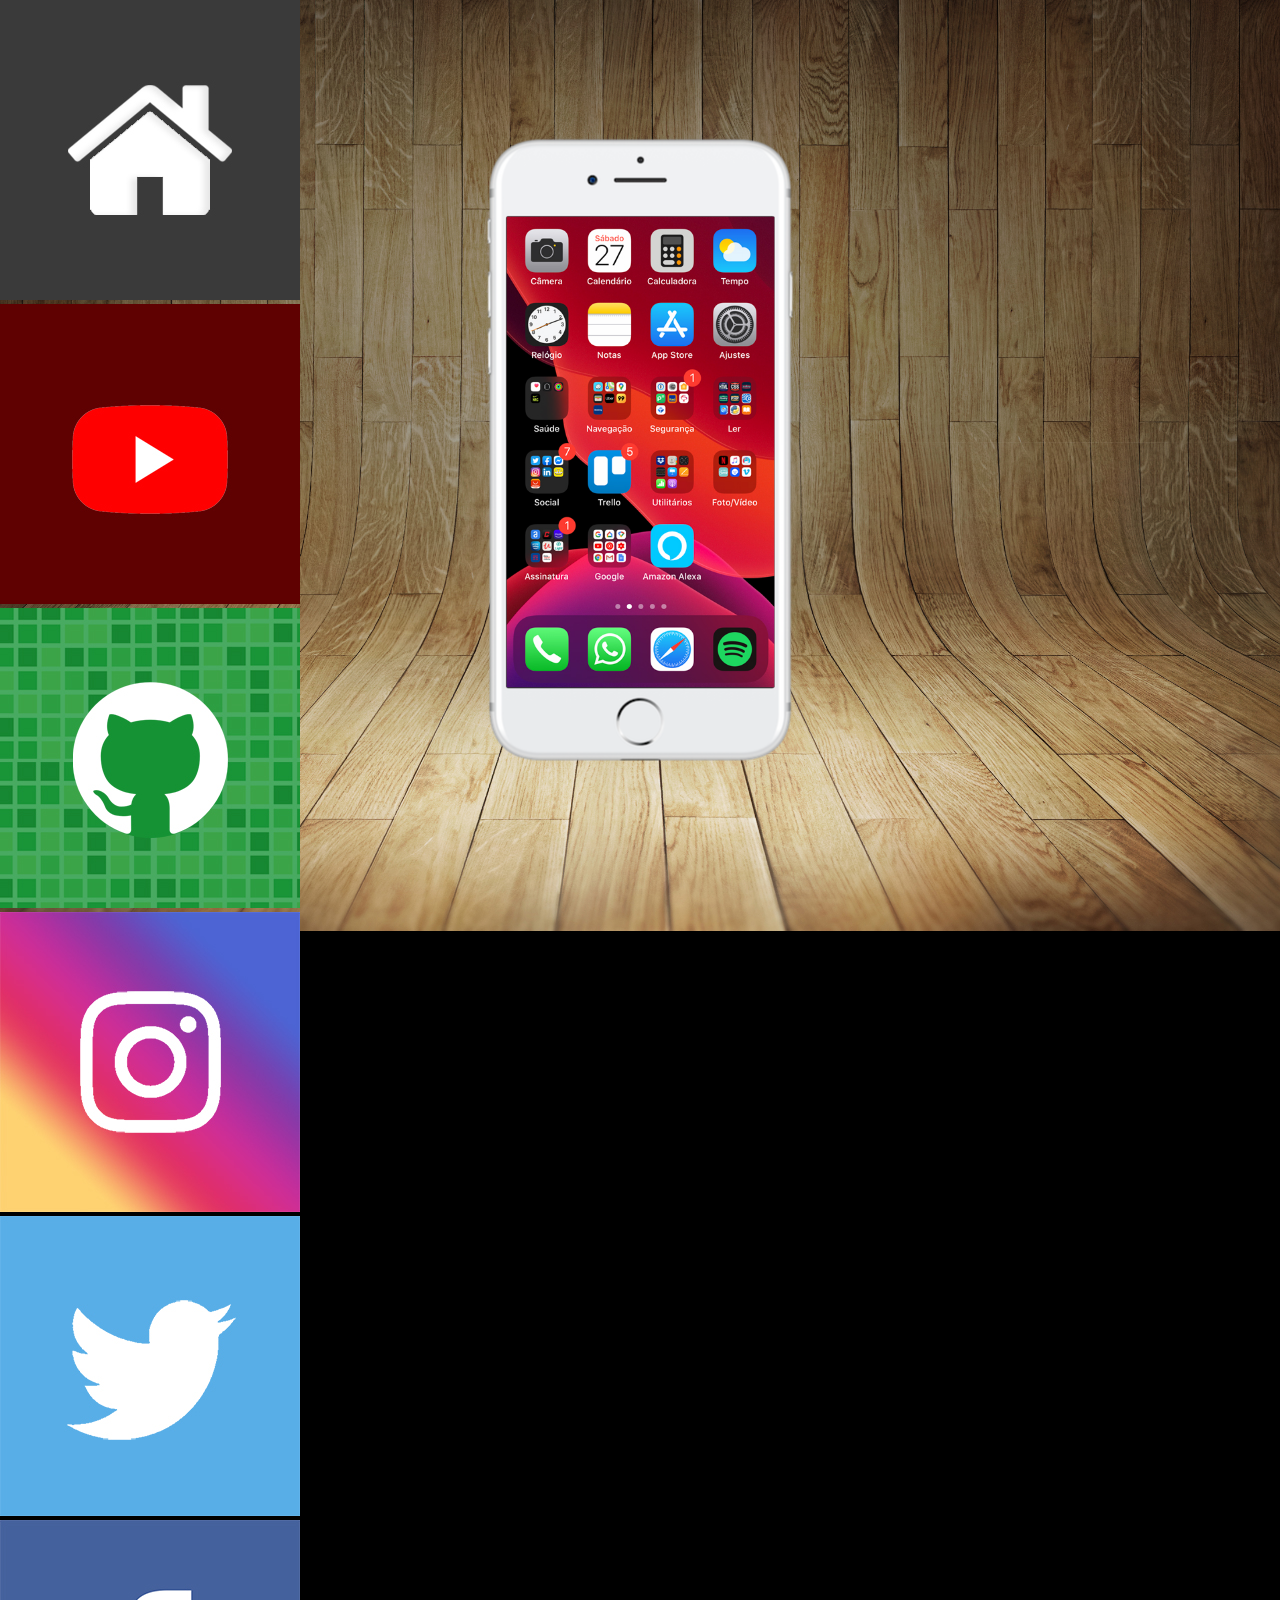
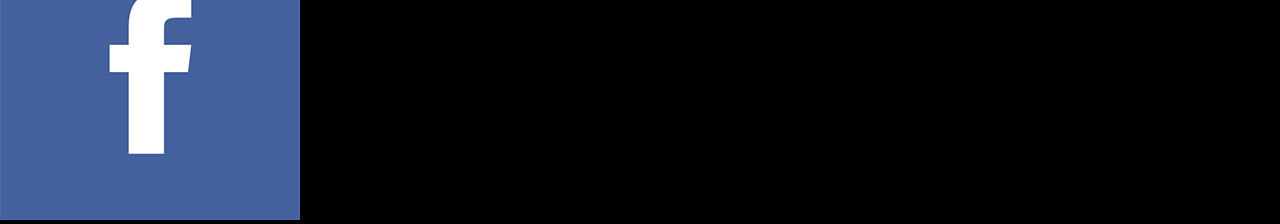
<file: index.html>
<!DOCTYPE html>
<html lang="pt-br">
<head>
    <meta charset="UTF-8">
    <meta http-equiv="X-UA-Compatible" content="IE=edge">
    <meta name="viewport" content="width=device-width, initial-scale=1.0">
    <link rel="shortcut icon" href="imagens/favicon.ico" type="image/x-icon">
    <link rel="stylesheet" href="css/style.css">
    <title>Projeto Redes Sociais</title>
</head>
<body>
    <main>
        <section id="telefone">
            <iframe src="home.html" name="tela" id="tela" frameborder="0">
                Seu navegador não é compátivel com essa função!!!
            </iframe>
        </section>
        <section id="redes-sociais">
            <a href="home.html" target="tela"><img src="imagens/logo-home.jpg" alt="Home"><br></a>
            <a href="youtube.html" target="tela"><img src="imagens/logo-youtube.jpg" alt="YouTube"><br></a>
            <a href="github.html" target="tela"><img src="imagens/logo-github.jpg" alt="Github"><br></a>
            <a href="instagram.html" target="tela"><img src="imagens/logo-instagram.jpg" alt="Instagram"><br></a>
            <a href="twitter.html" target="tela"><img src="imagens/logo-twitter.jpg" alt="Twitter"><br></a>
            <a href="facebook.html" target="tela"><img src="imagens/logo-facebook.jpg" alt="Facebook"></a>
        </section>
    </main>
</body>
</html>
</file>
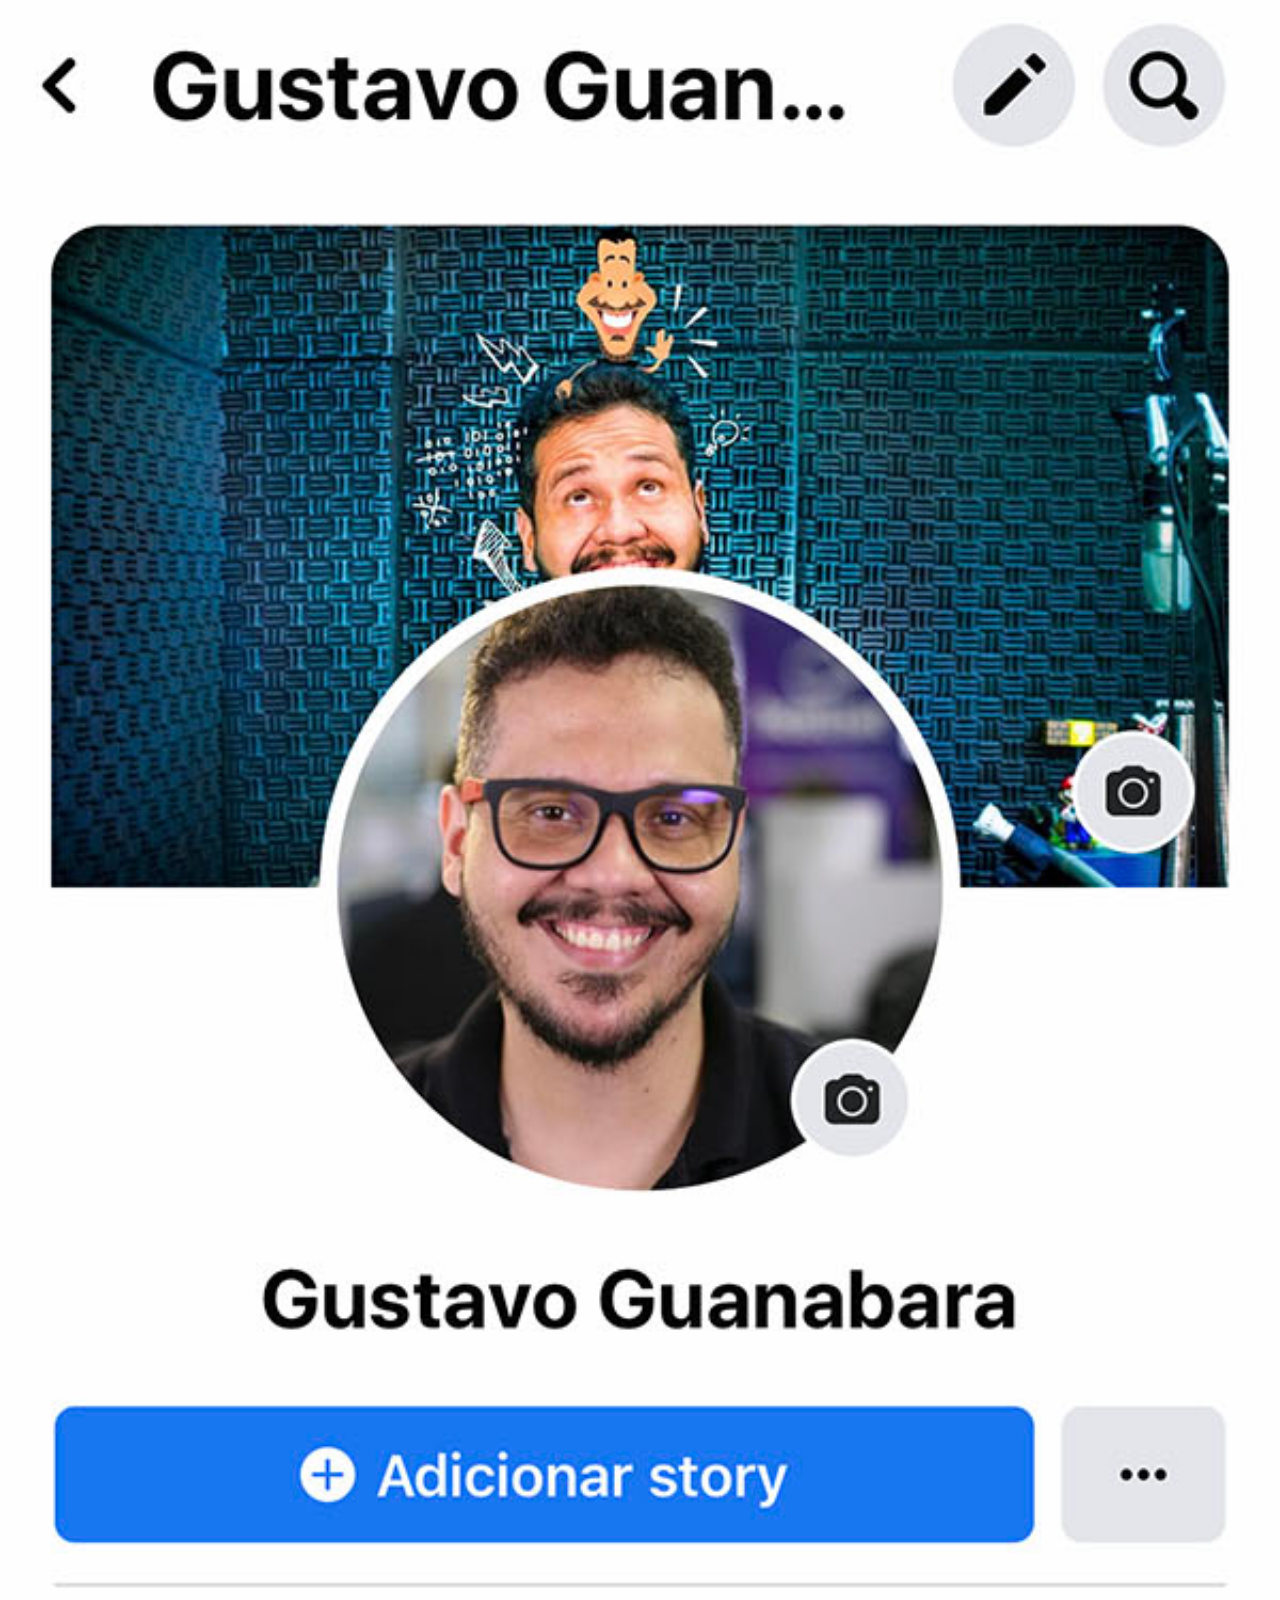
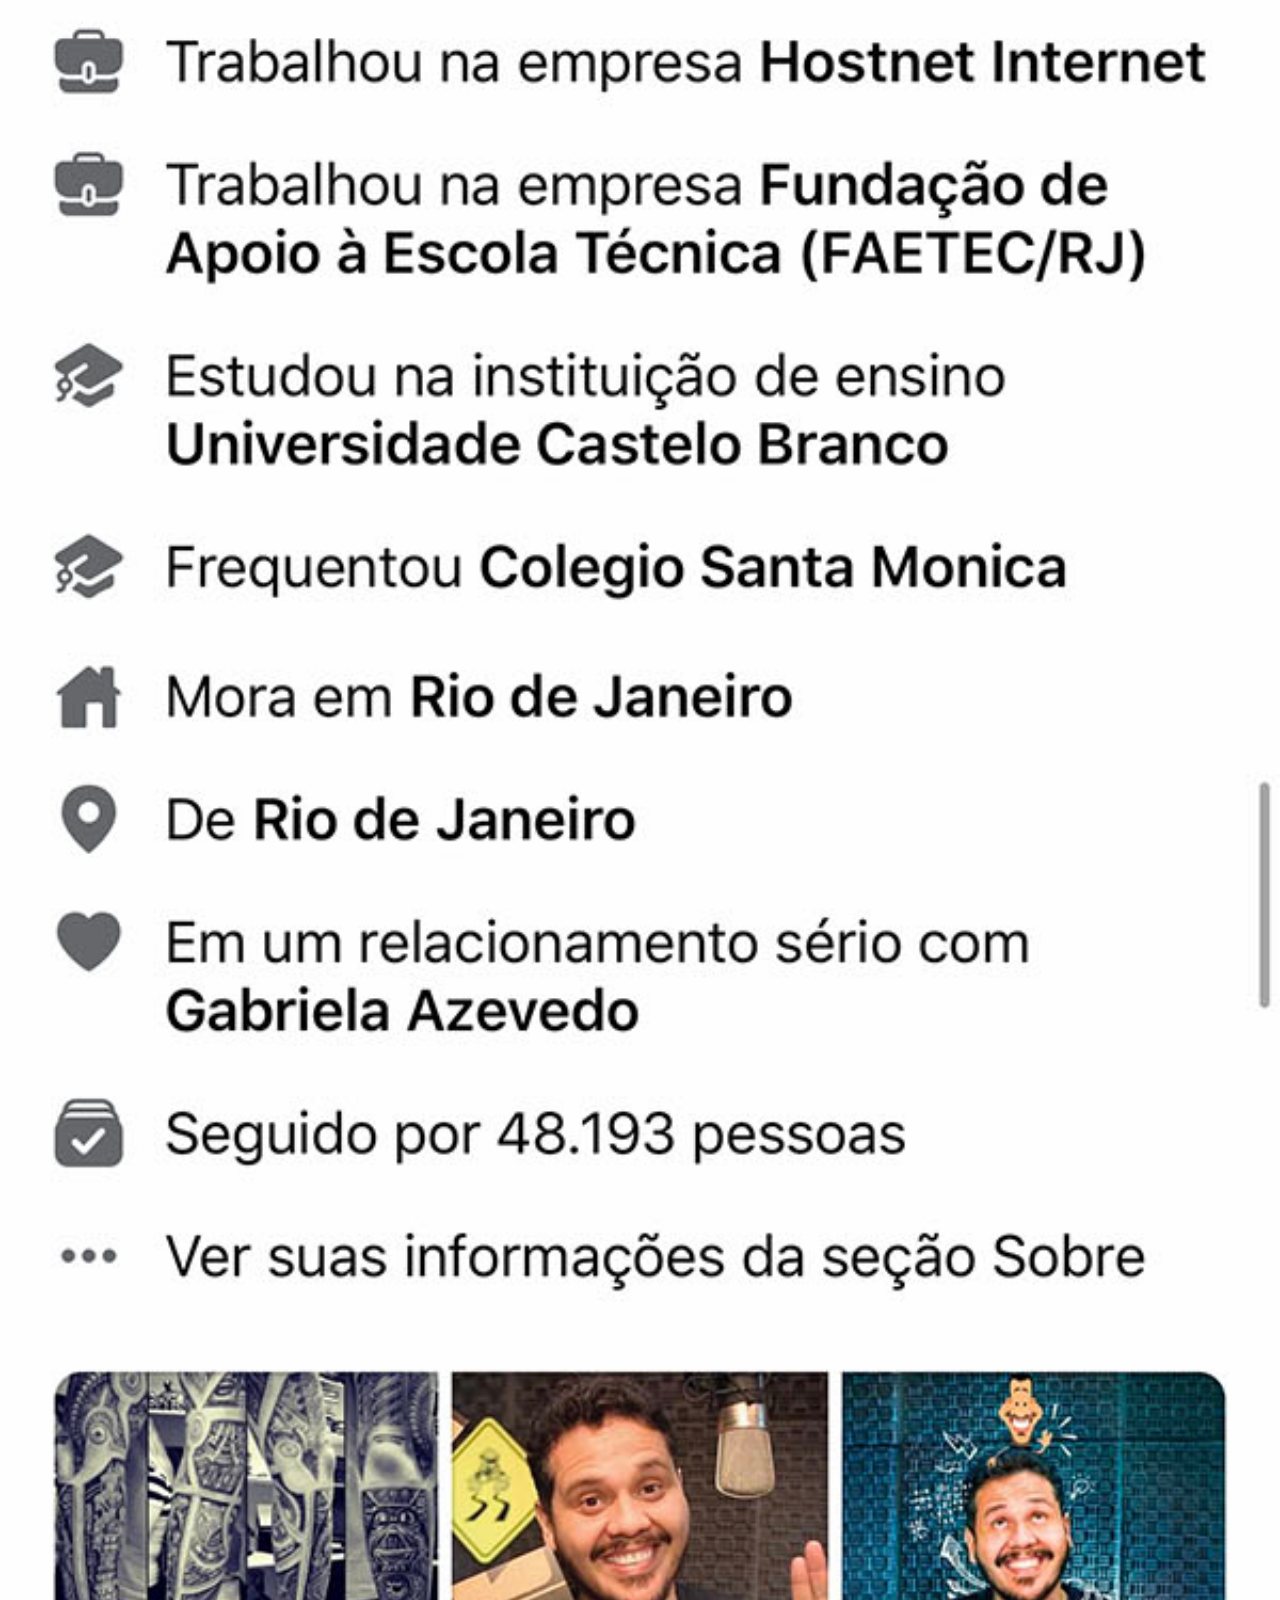
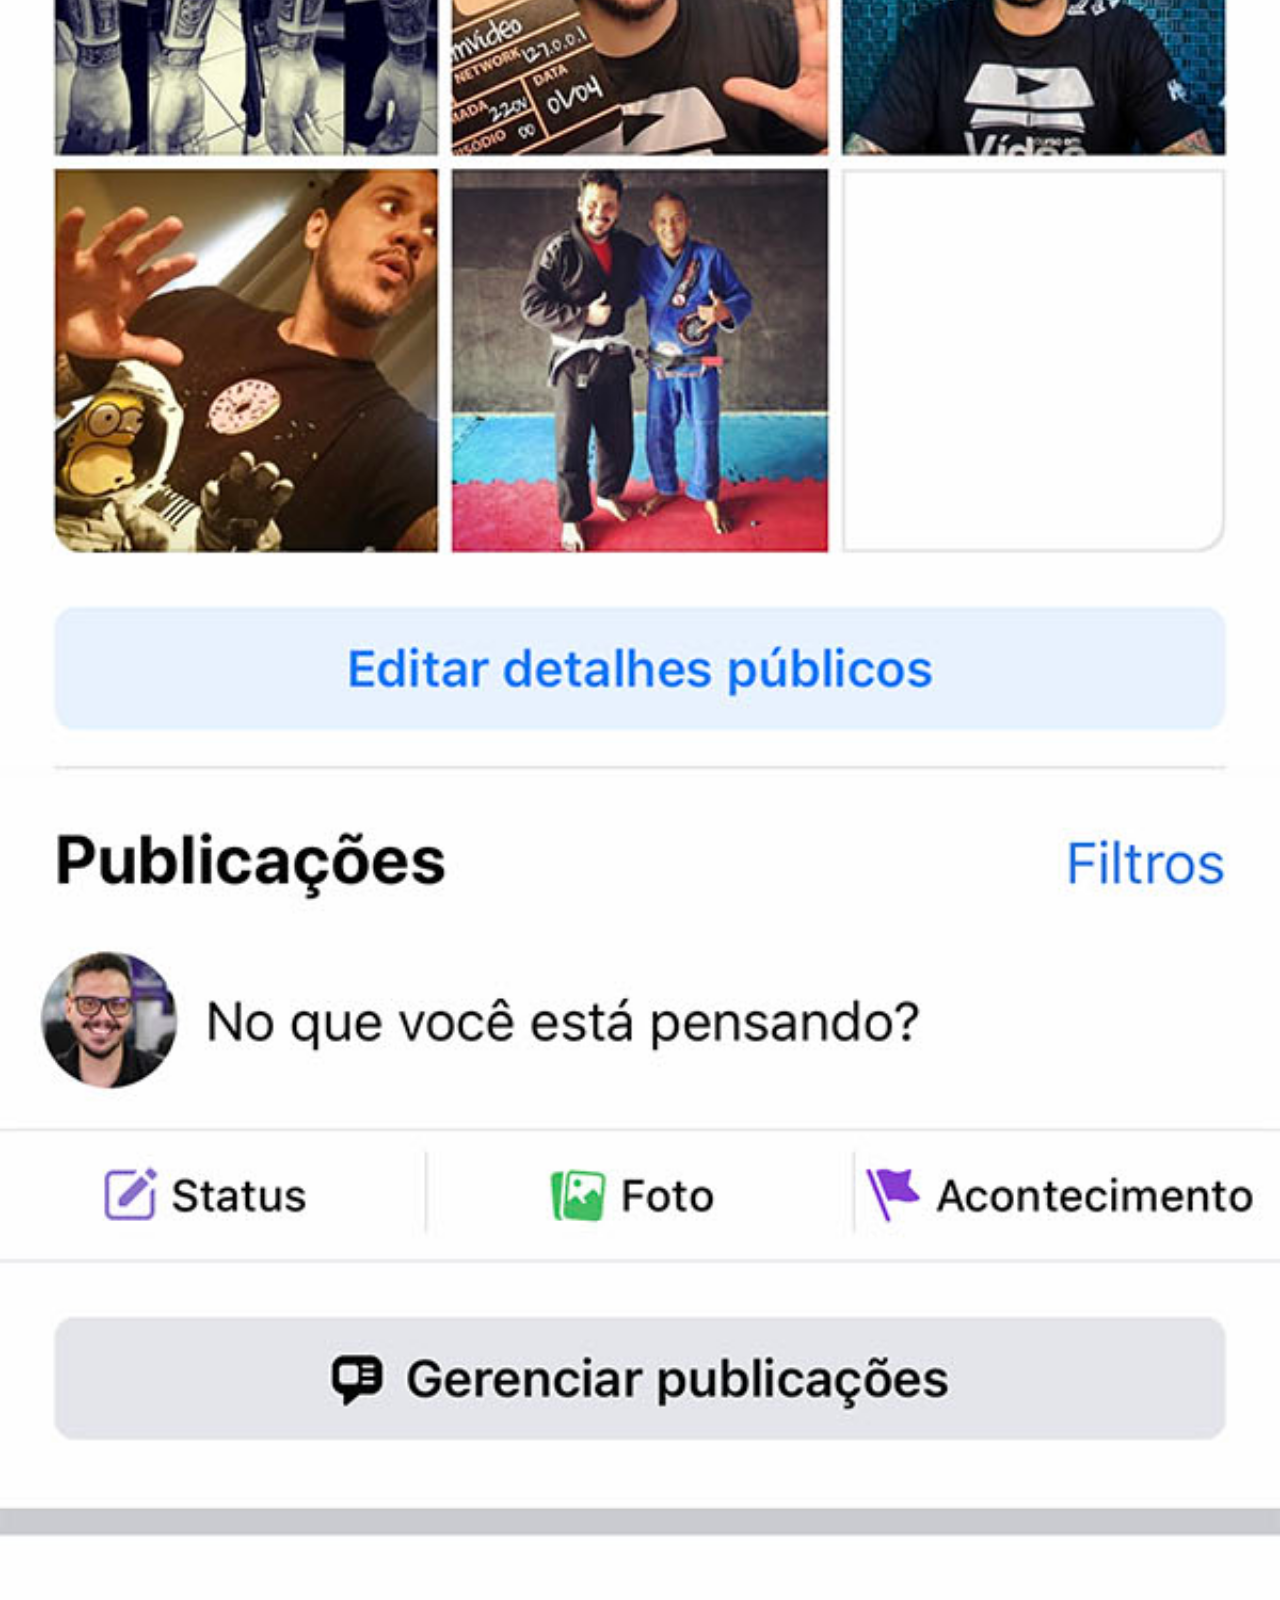
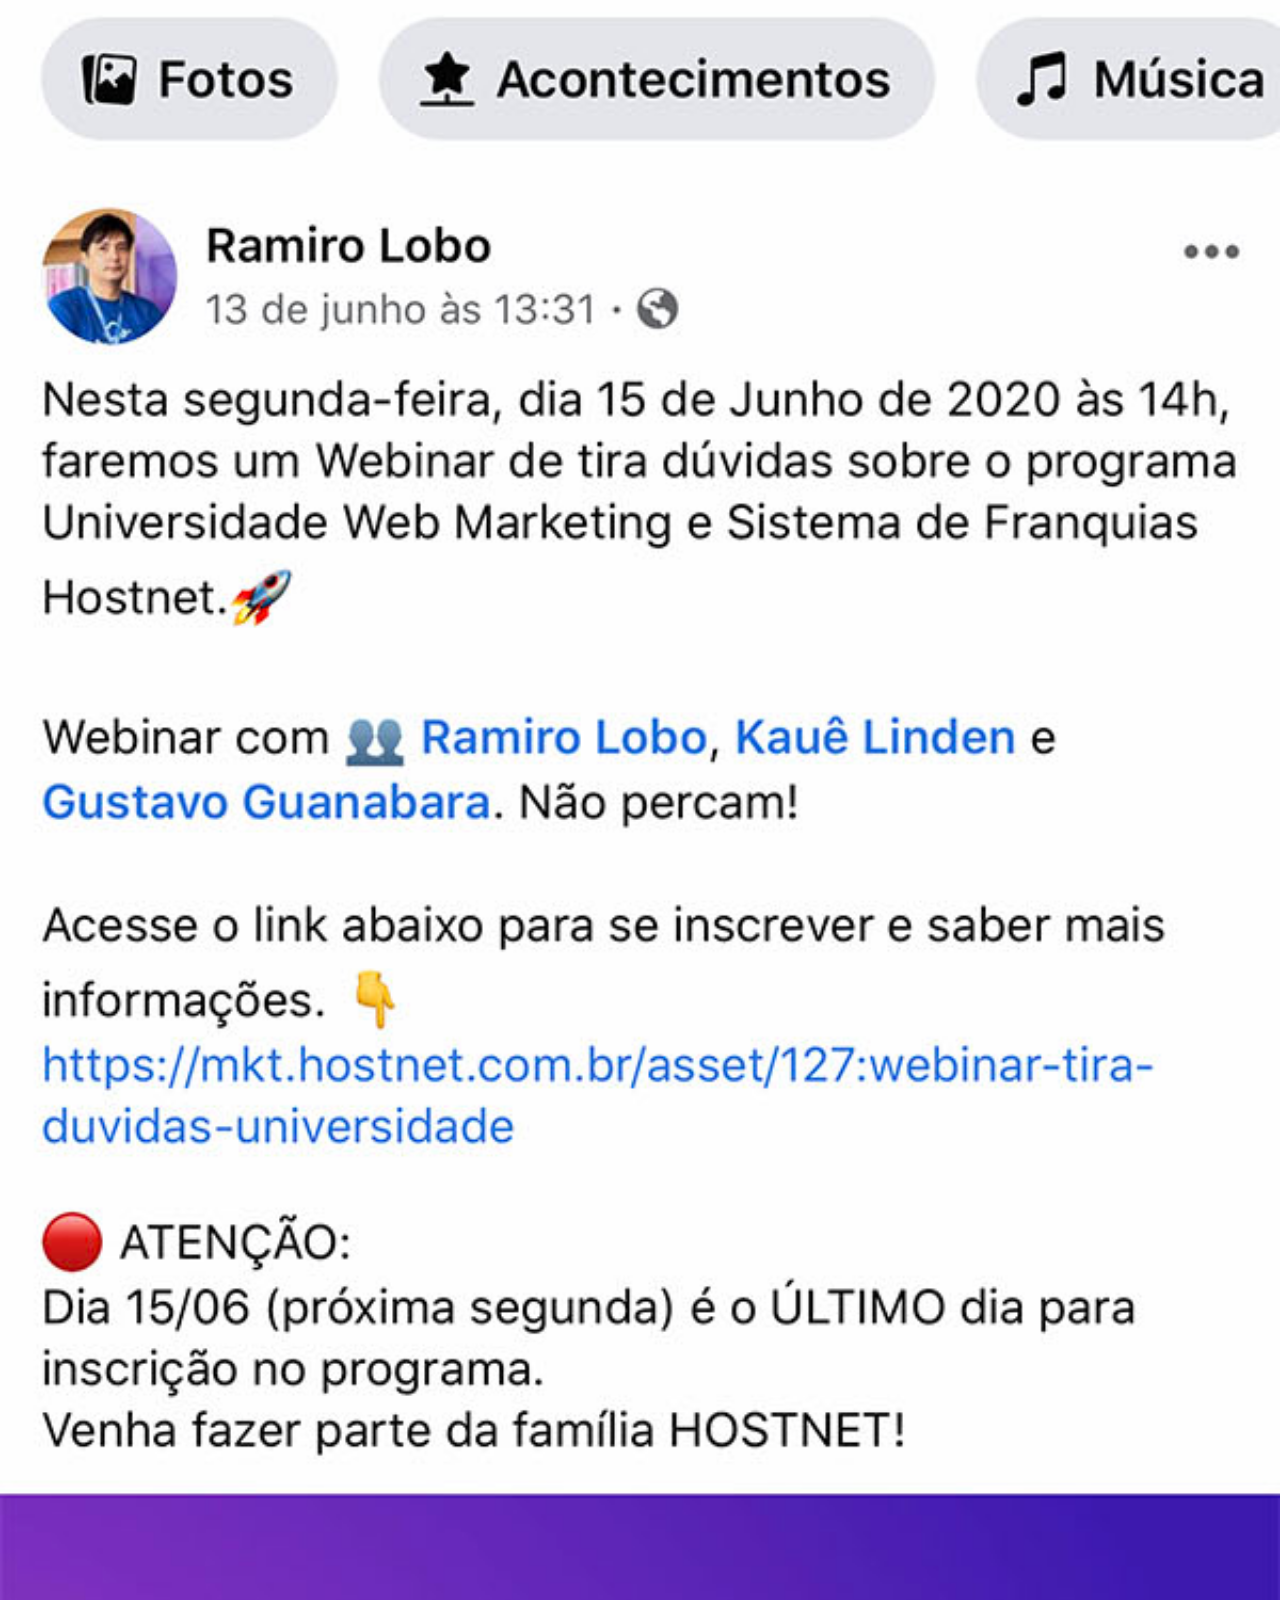
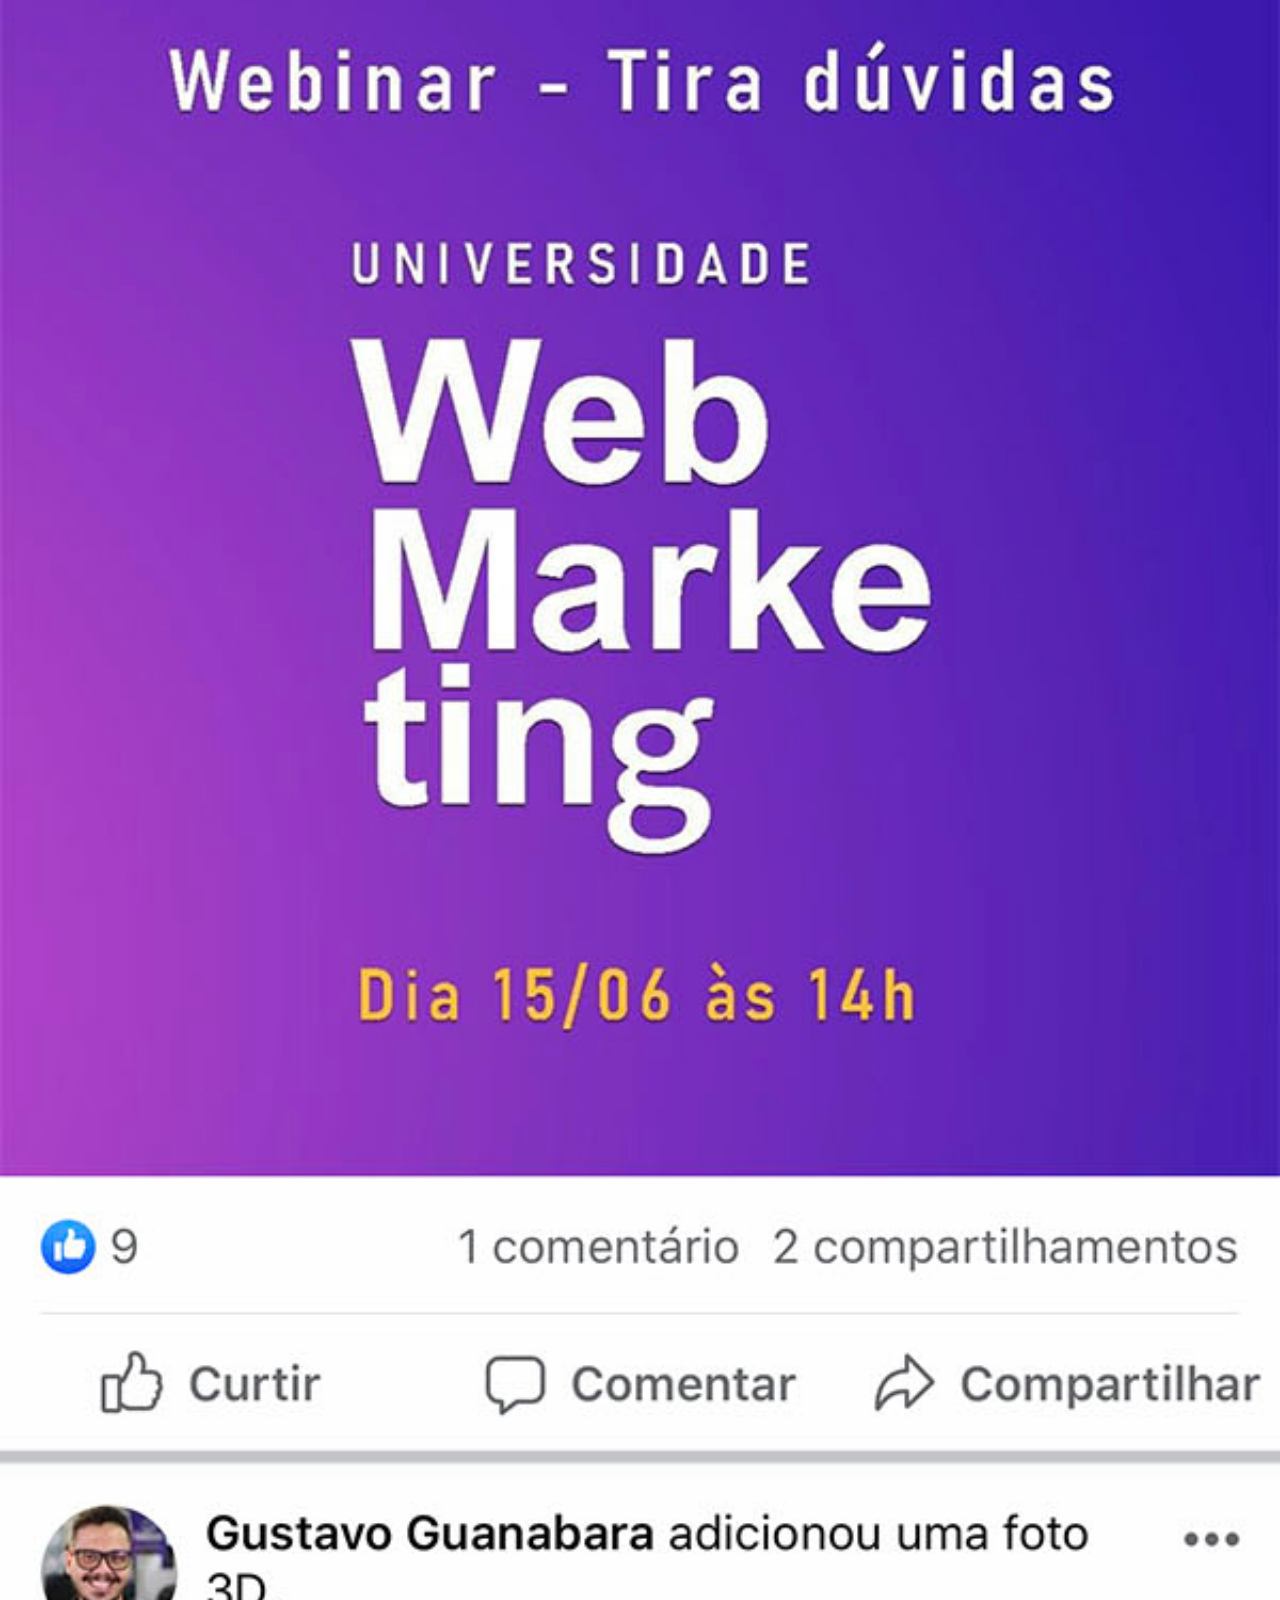
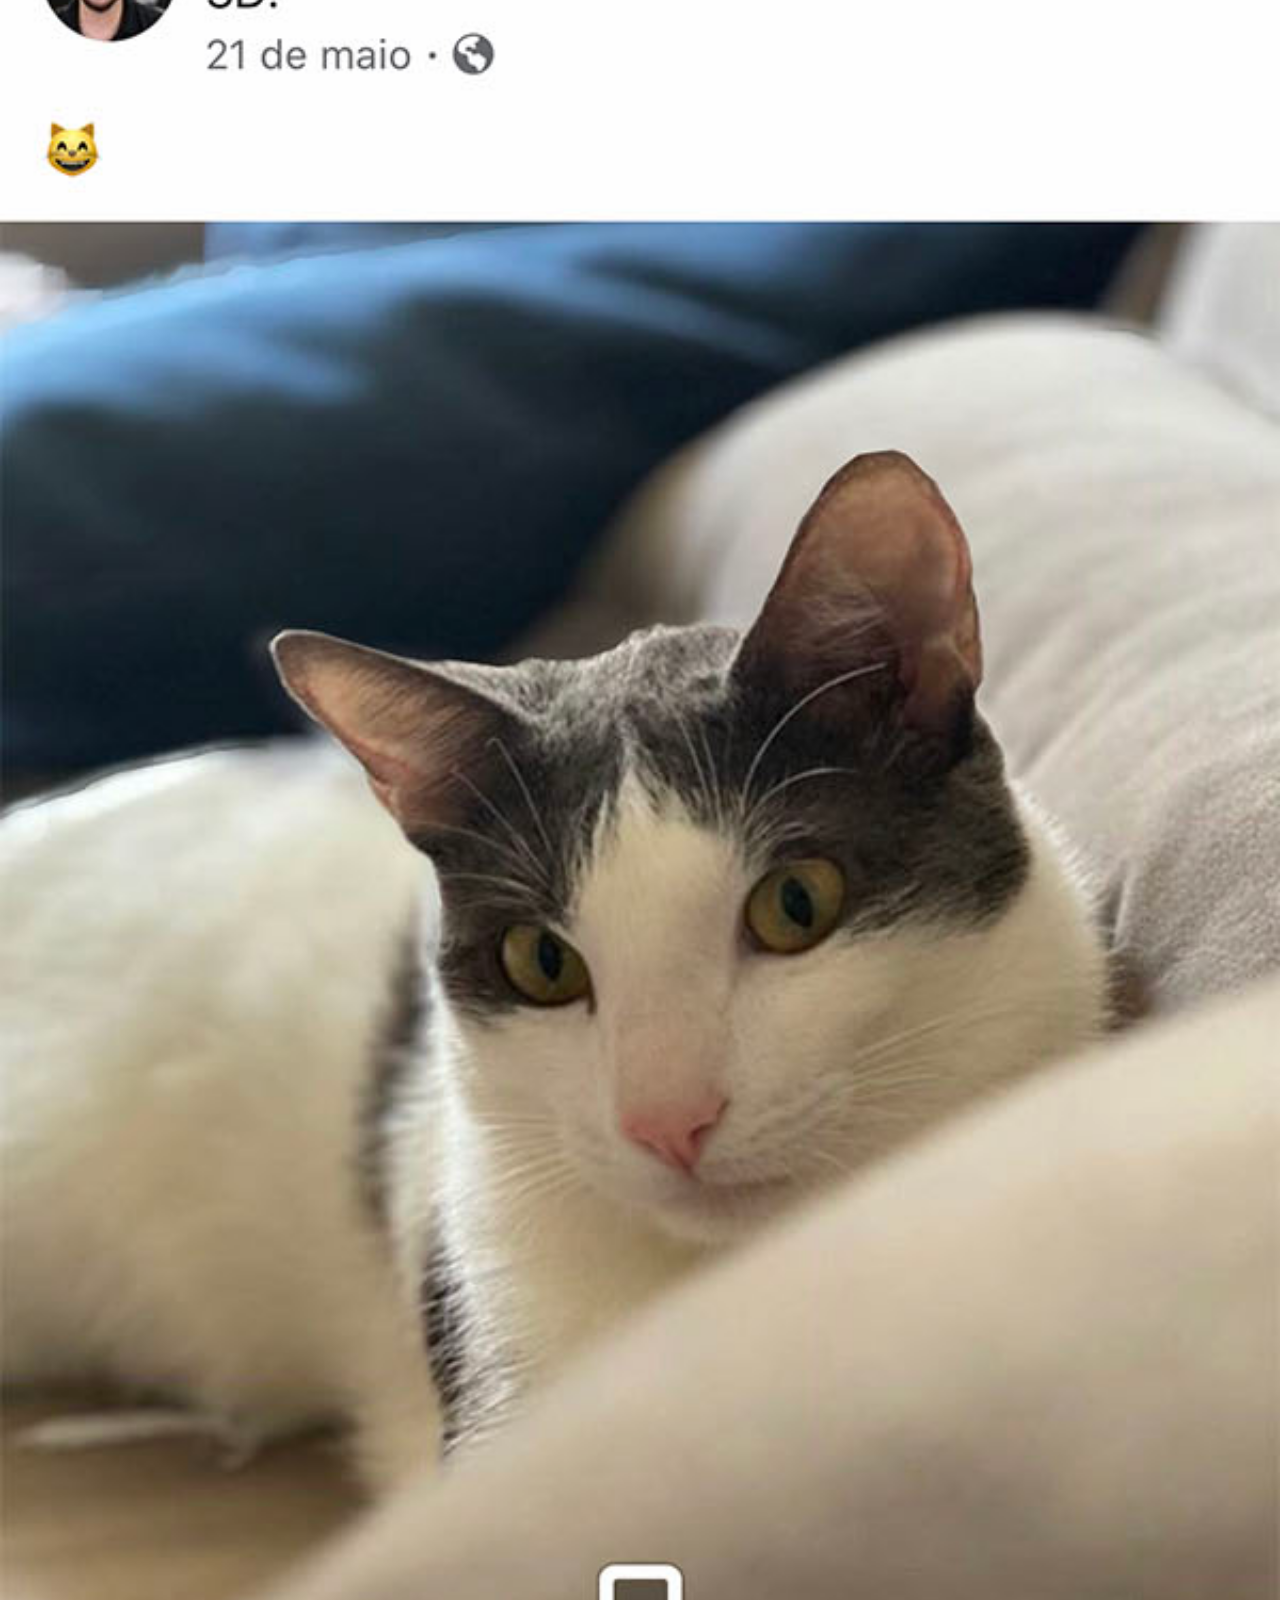
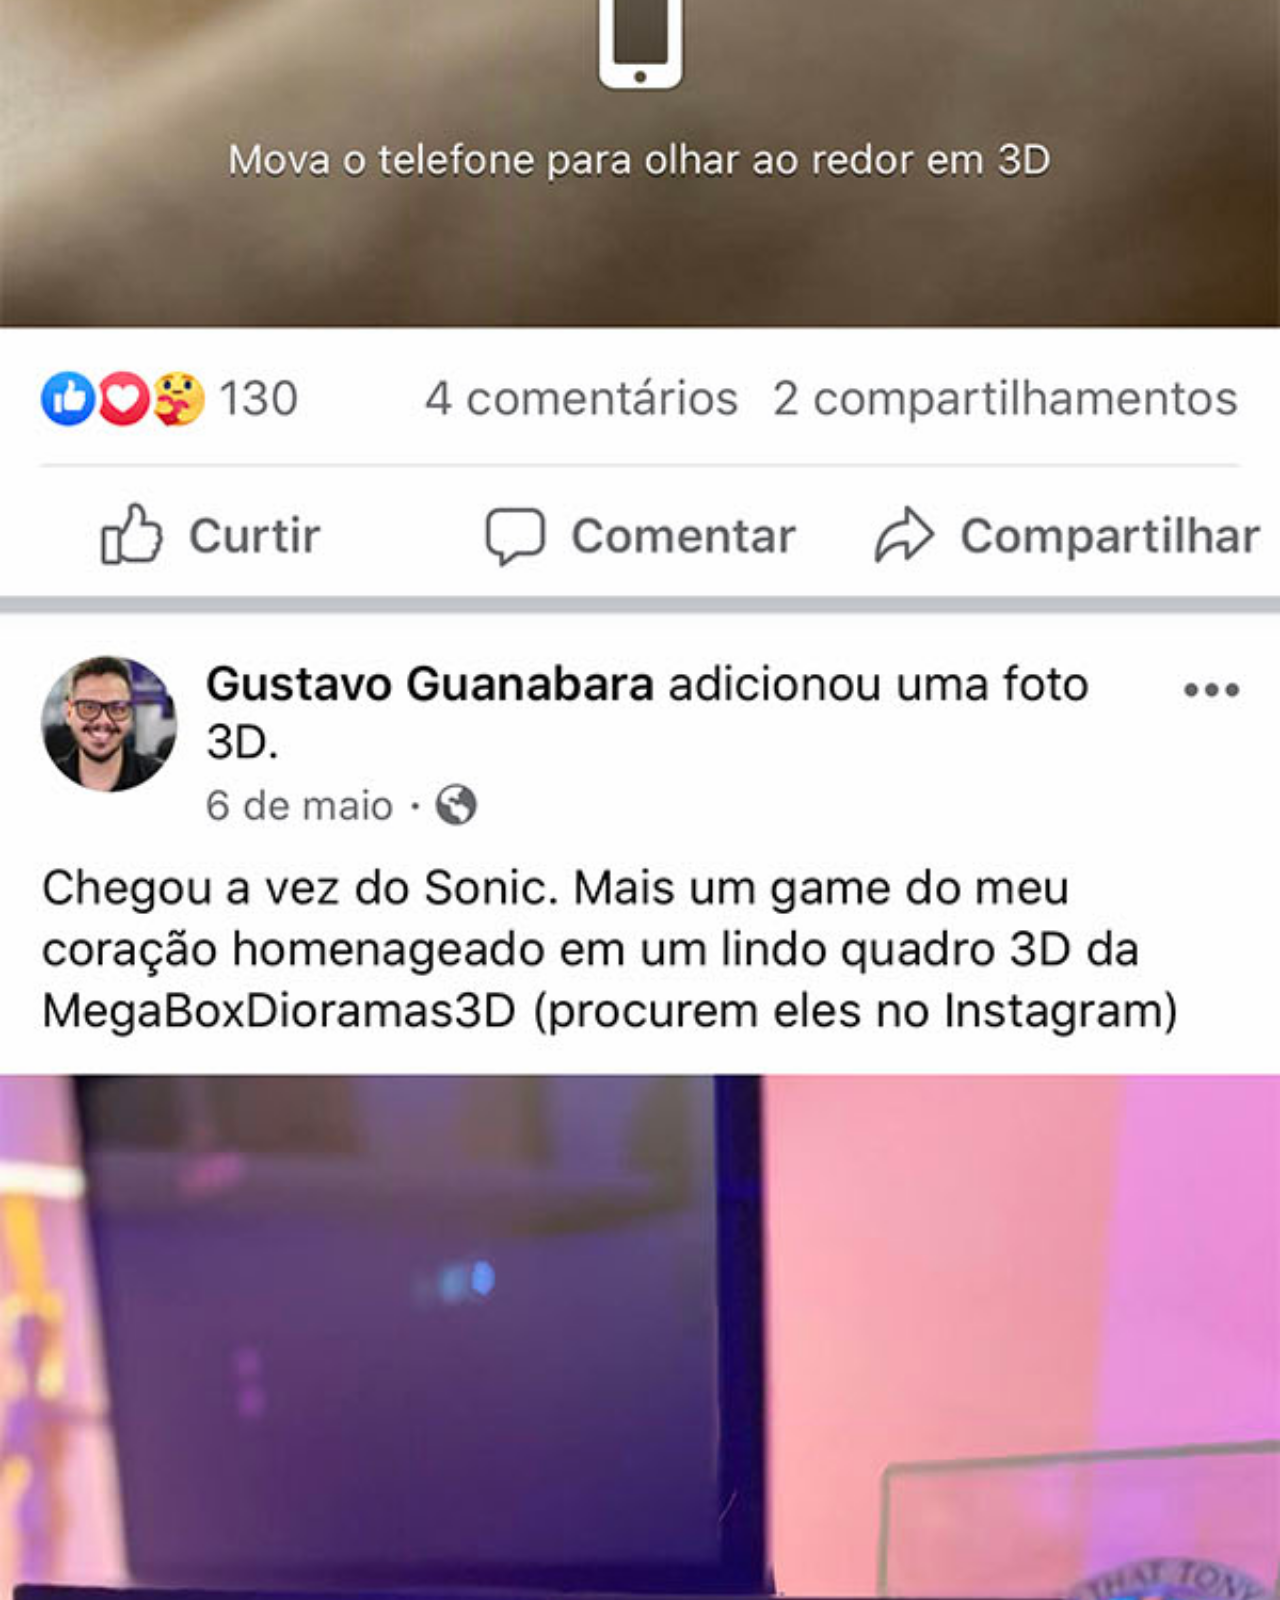
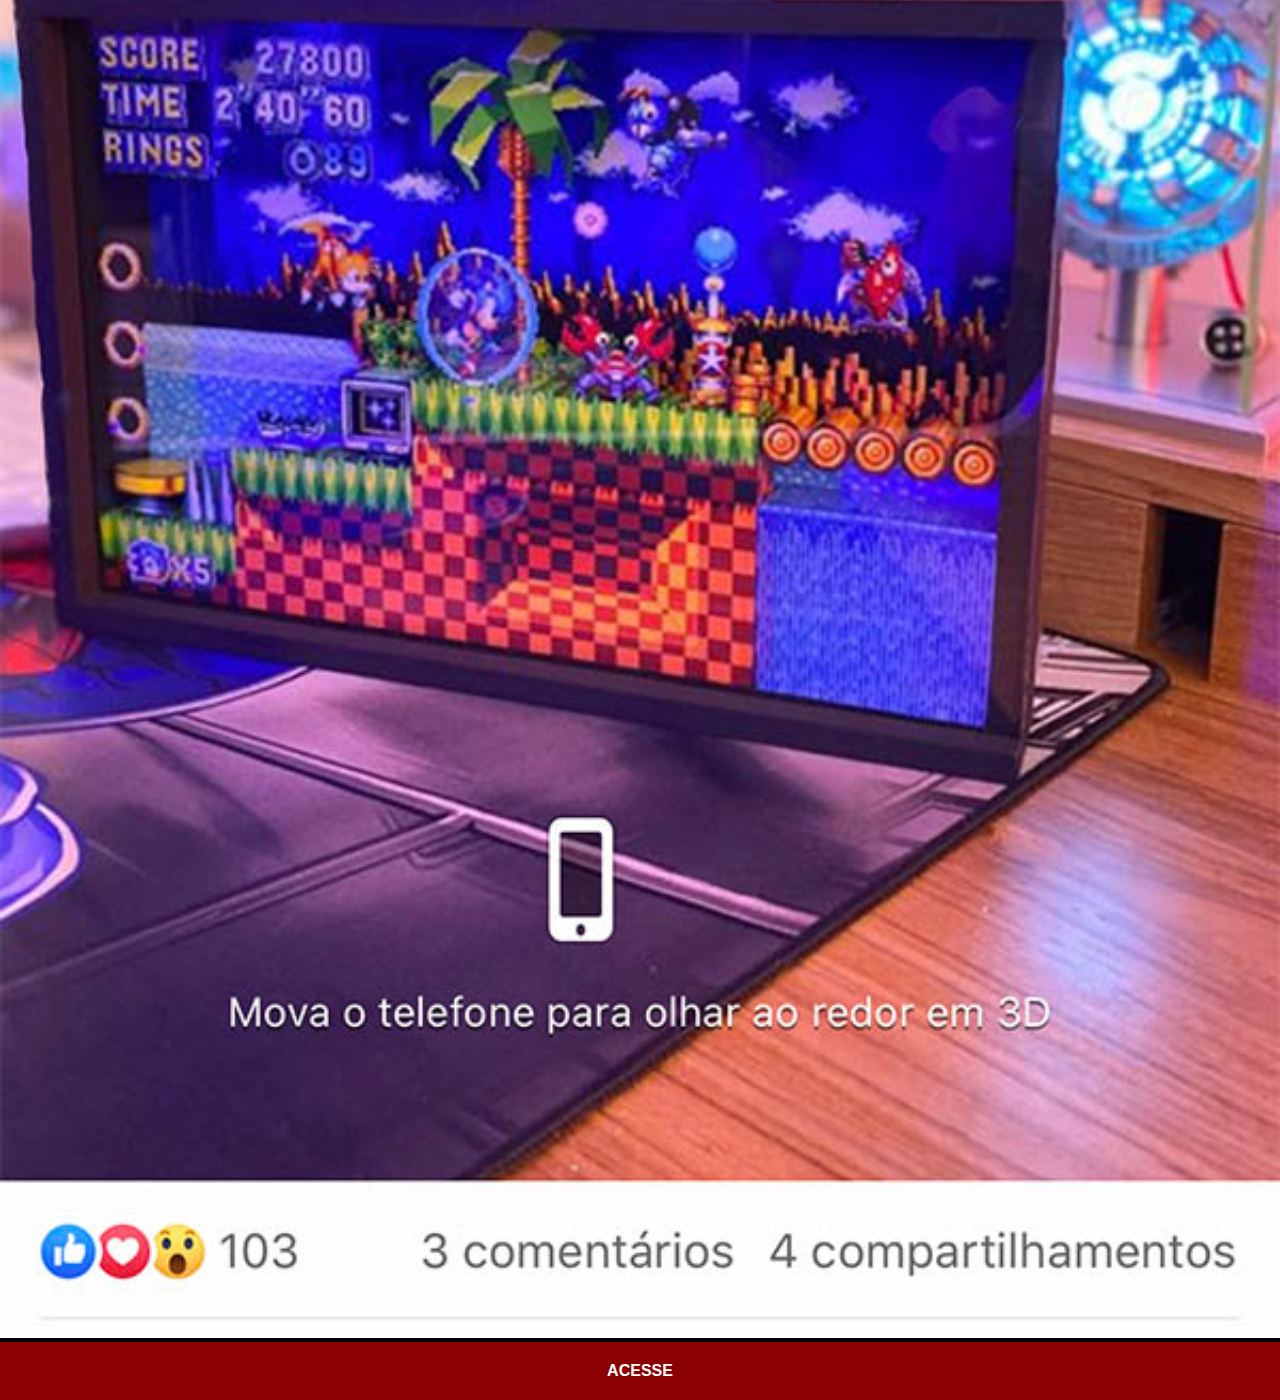
<file: facebook.html>
<!DOCTYPE html>
<html lang="pt-br">
<head>
    <meta charset="UTF-8">
    <meta http-equiv="X-UA-Compatible" content="IE=edge">
    <meta name="viewport" content="width=device-width, initial-scale=1.0">
    <title>Facebook</title>
    <link rel="stylesheet" href="css/social.css">
</head>
<body>
    <img src="imagens/tela-facebook.jpg" alt="Facebook">
    <a href="https://www.facebook.com/gustavoguanabara" target="_blank">ACESSE</a>
</body>
</html>
</file>
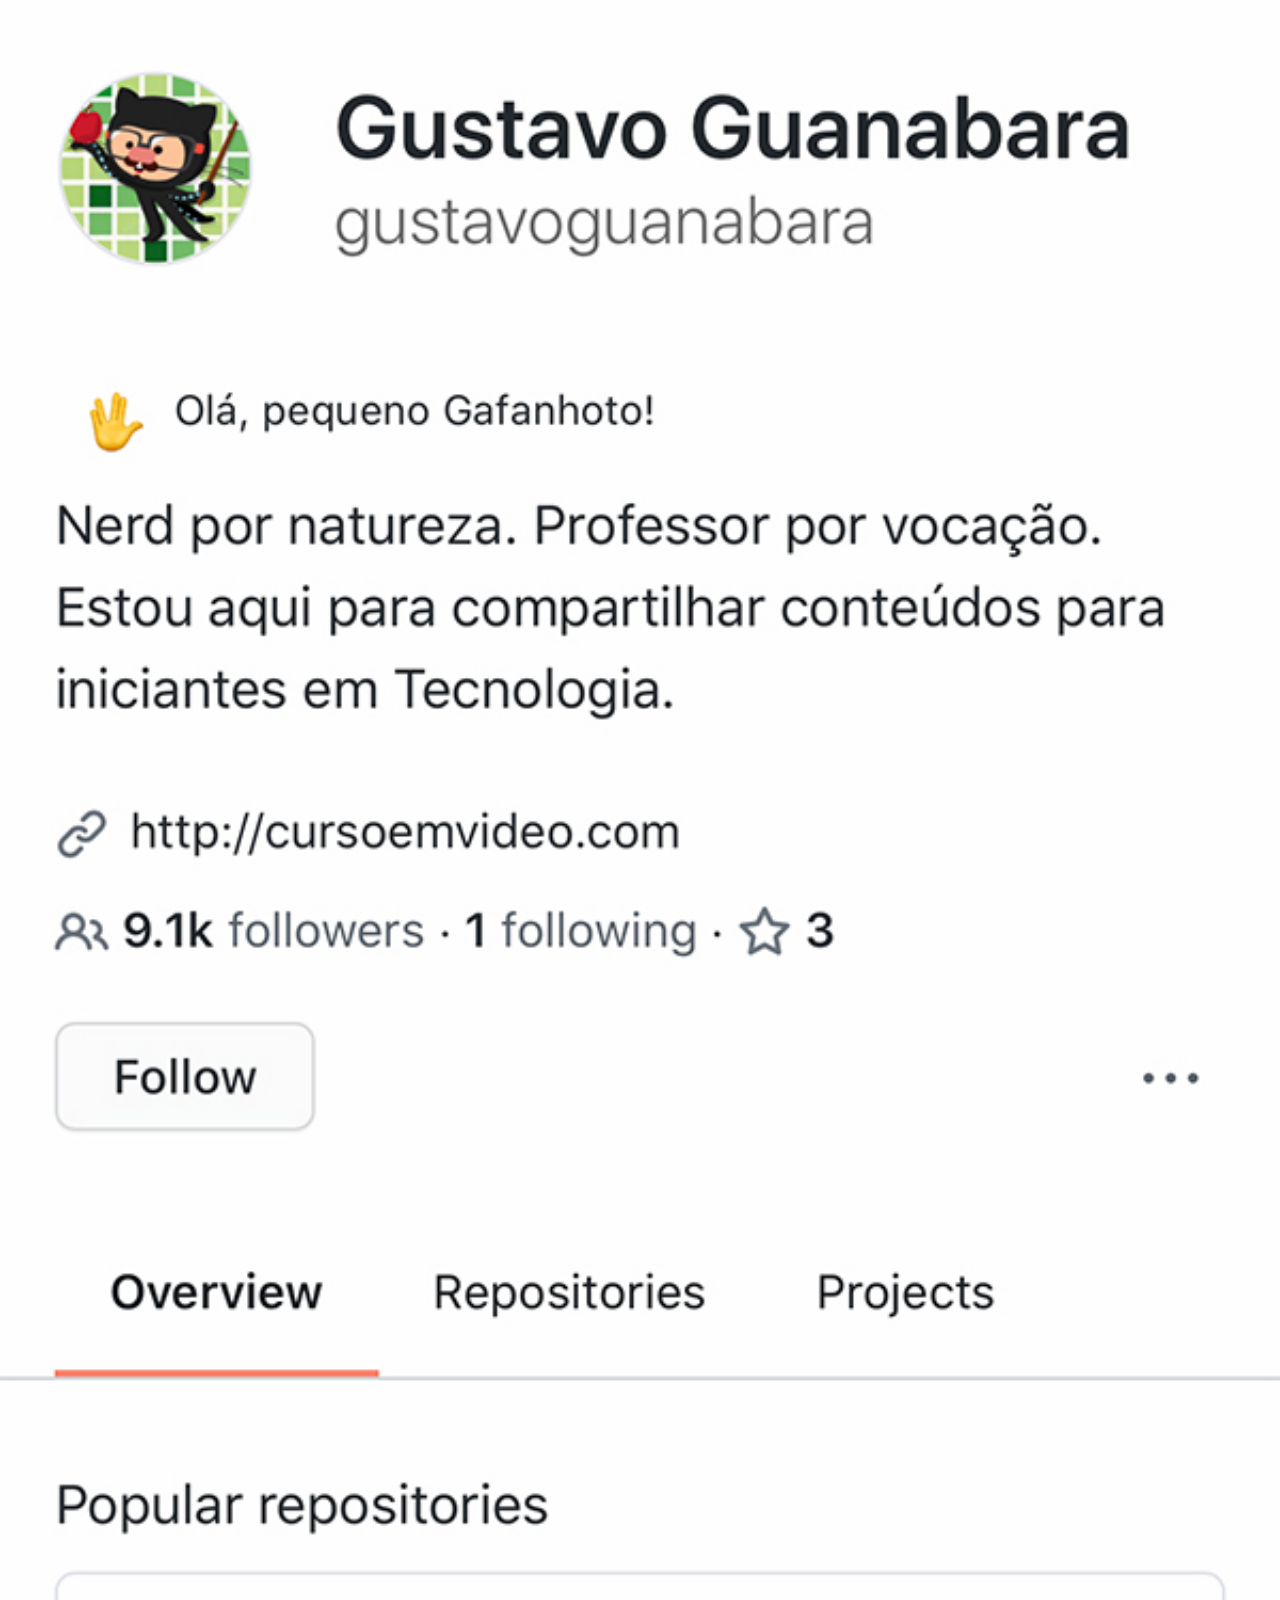
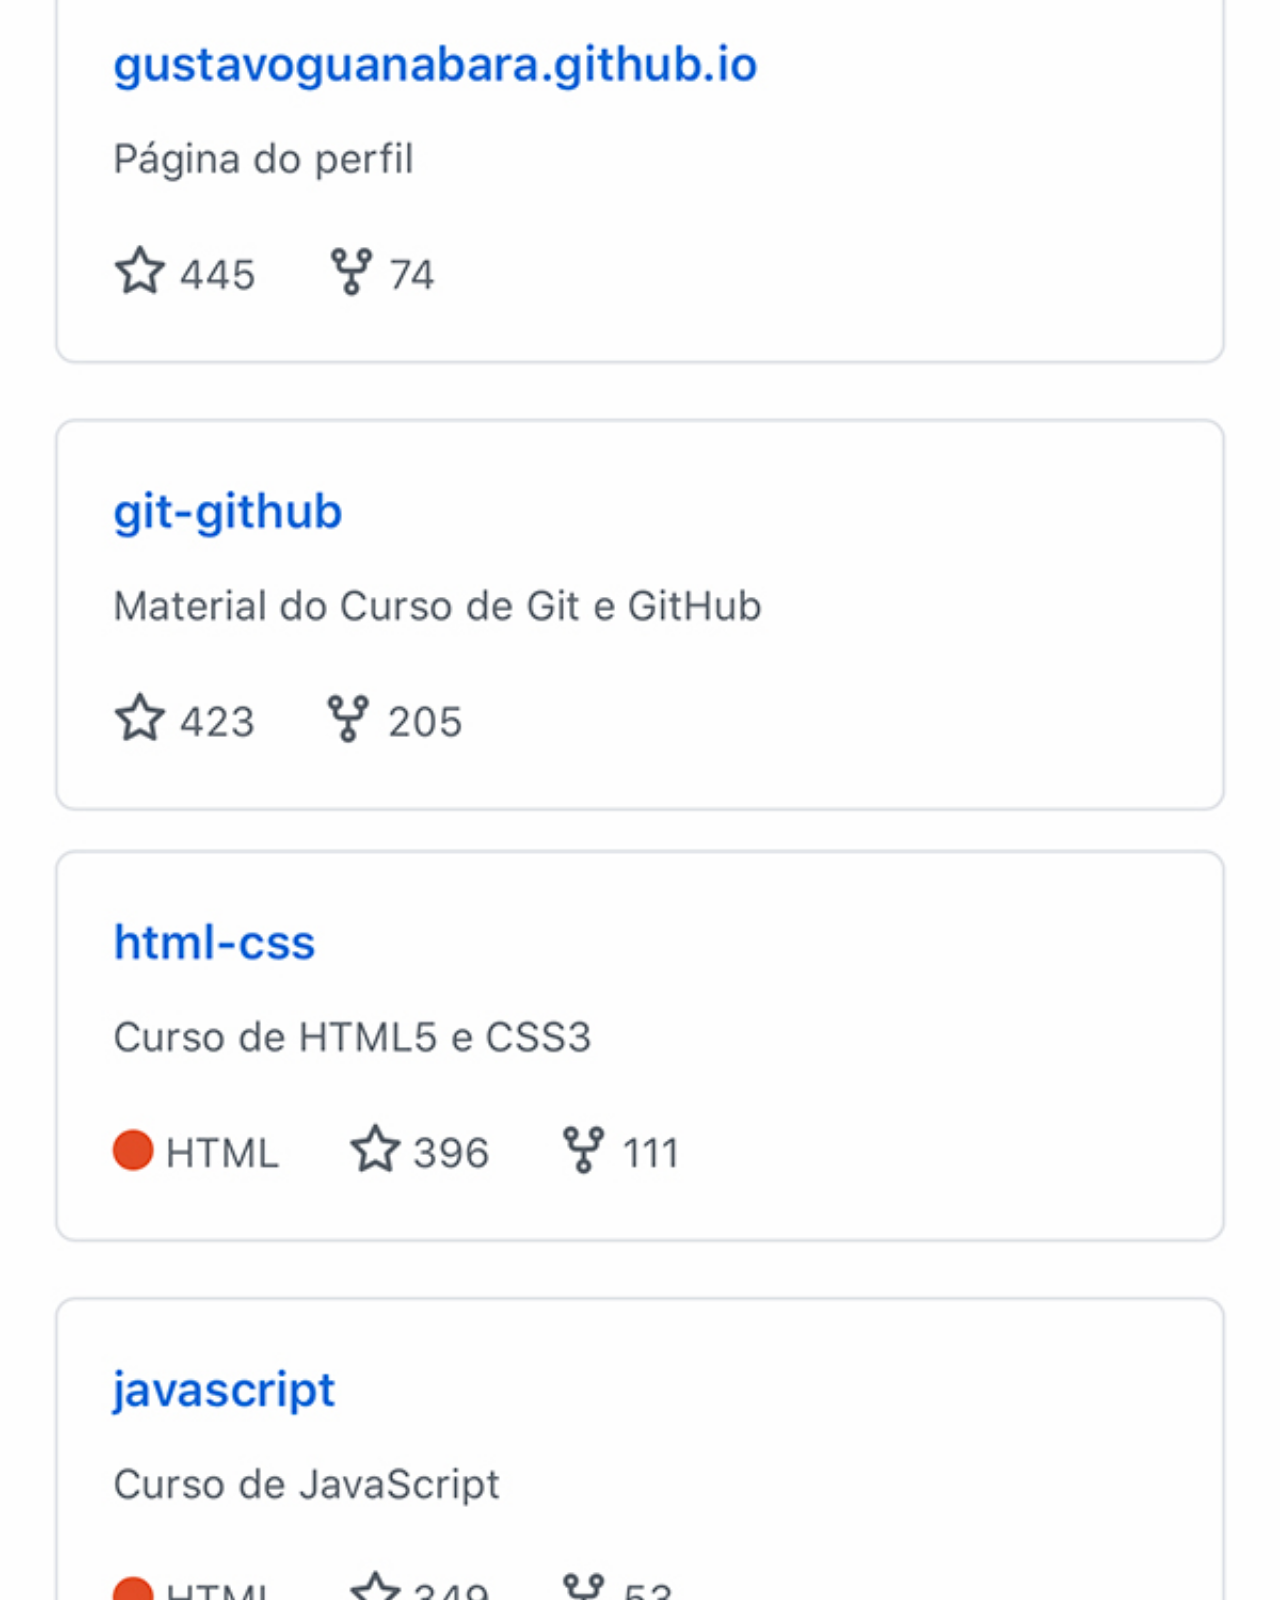
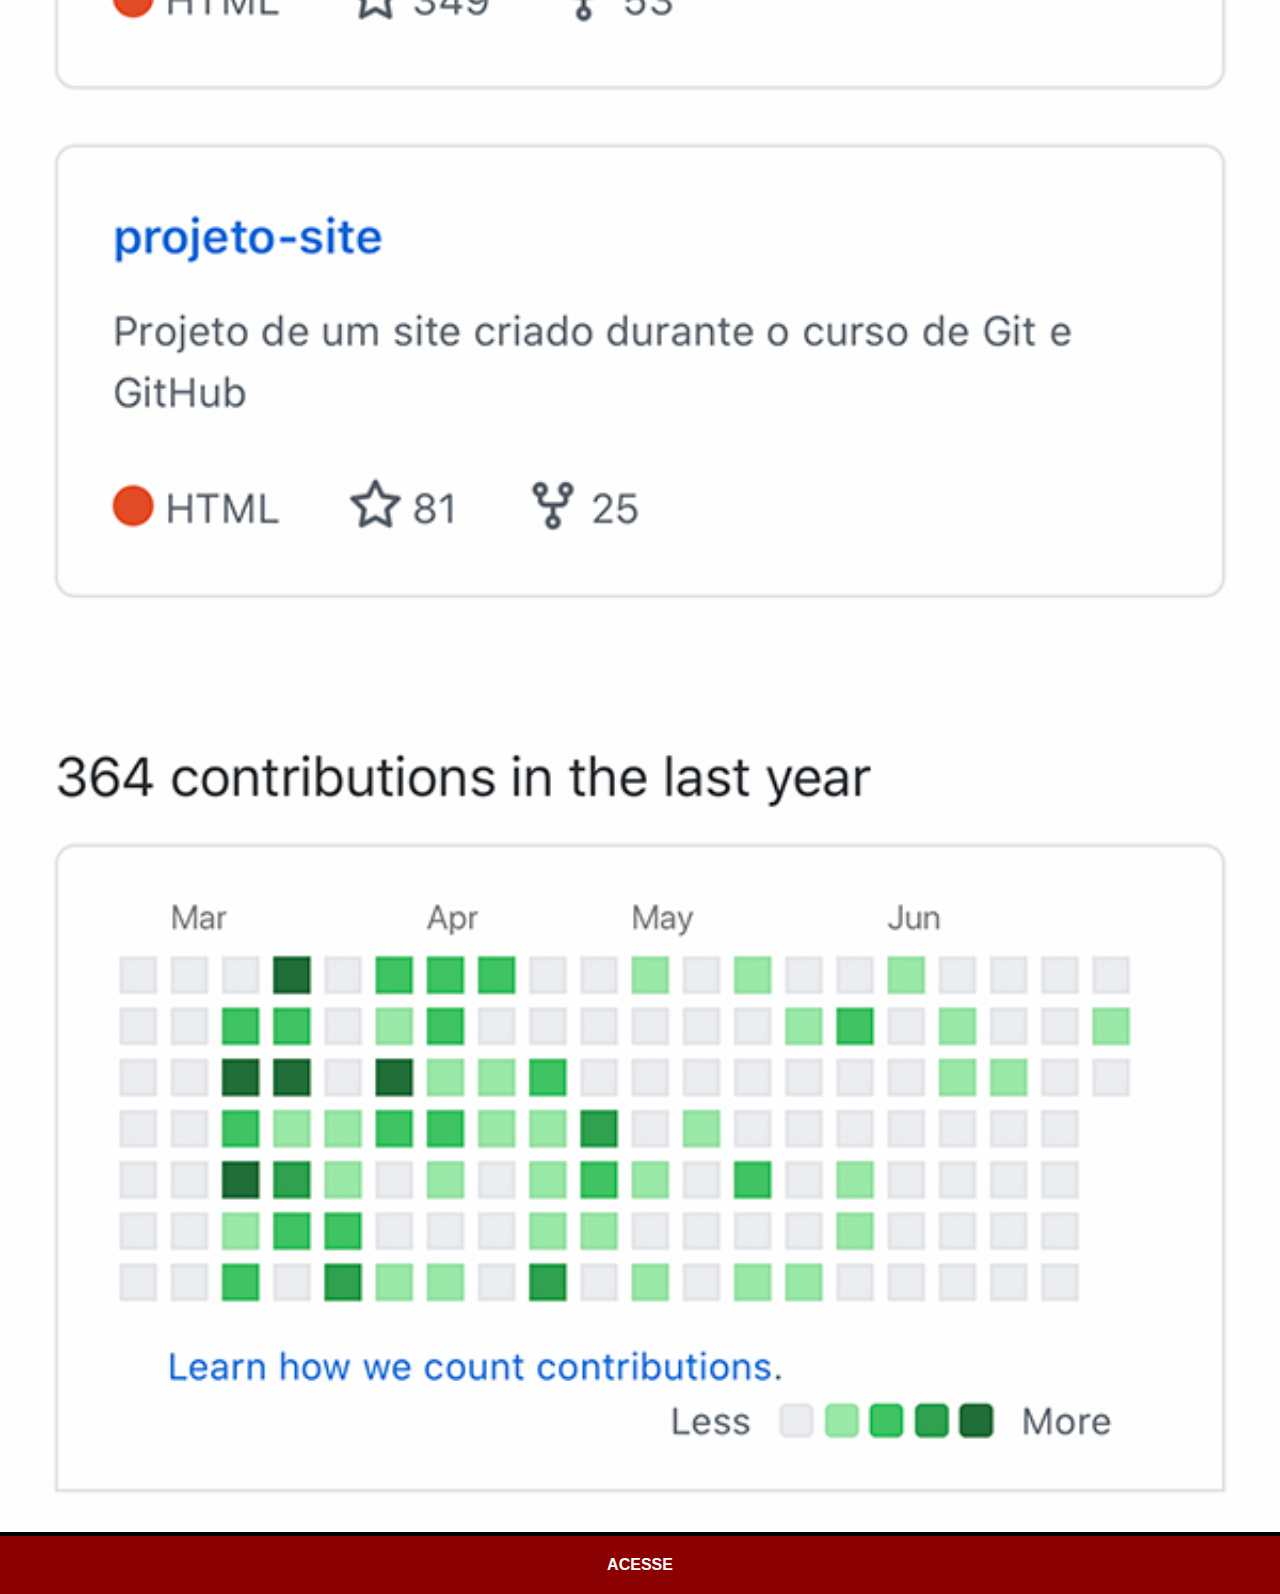
<file: github.html>
<!DOCTYPE html>
<html lang="pt-br">
<head>
    <meta charset="UTF-8">
    <meta http-equiv="X-UA-Compatible" content="IE=edge">
    <meta name="viewport" content="width=device-width, initial-scale=1.0">
    <title>GitHub</title>
    <link rel="stylesheet" href="css/social.css">
</head>
<body>
    <img src="imagens/tela-github.jpg" alt="Github">
    <a href="https://github.com/gustavoguanabara" target="_blank">ACESSE</a>
</body>
</html>
</file>
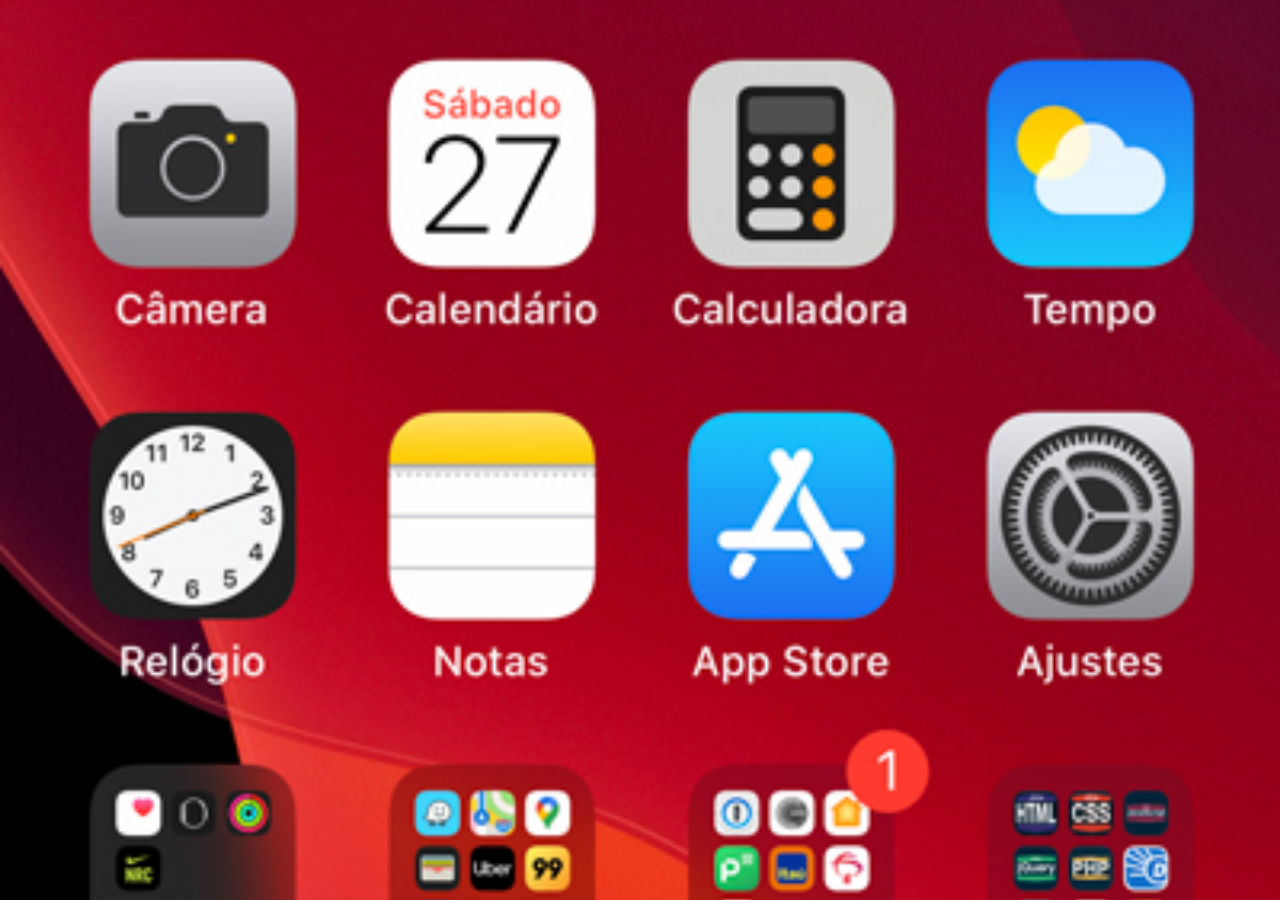
<file: home.html>
<!DOCTYPE html>
<html lang="pt-br">
<head>
    <meta charset="UTF-8">
    <meta http-equiv="X-UA-Compatible" content="IE=edge">
    <meta name="viewport" content="width=device-width, initial-scale=1.0">
    <title>Home</title>
    <style>
        * {
            margin: 0px;
            padding: 0px;
        }

        body {
            height: 100vh;
            width: 100vw;
            background: black url('imagens/tela-home.jpg') no-repeat top center;
            background-size: cover;
        }
    </style>
</head>
<body>
    
</body>
</html>
</file>
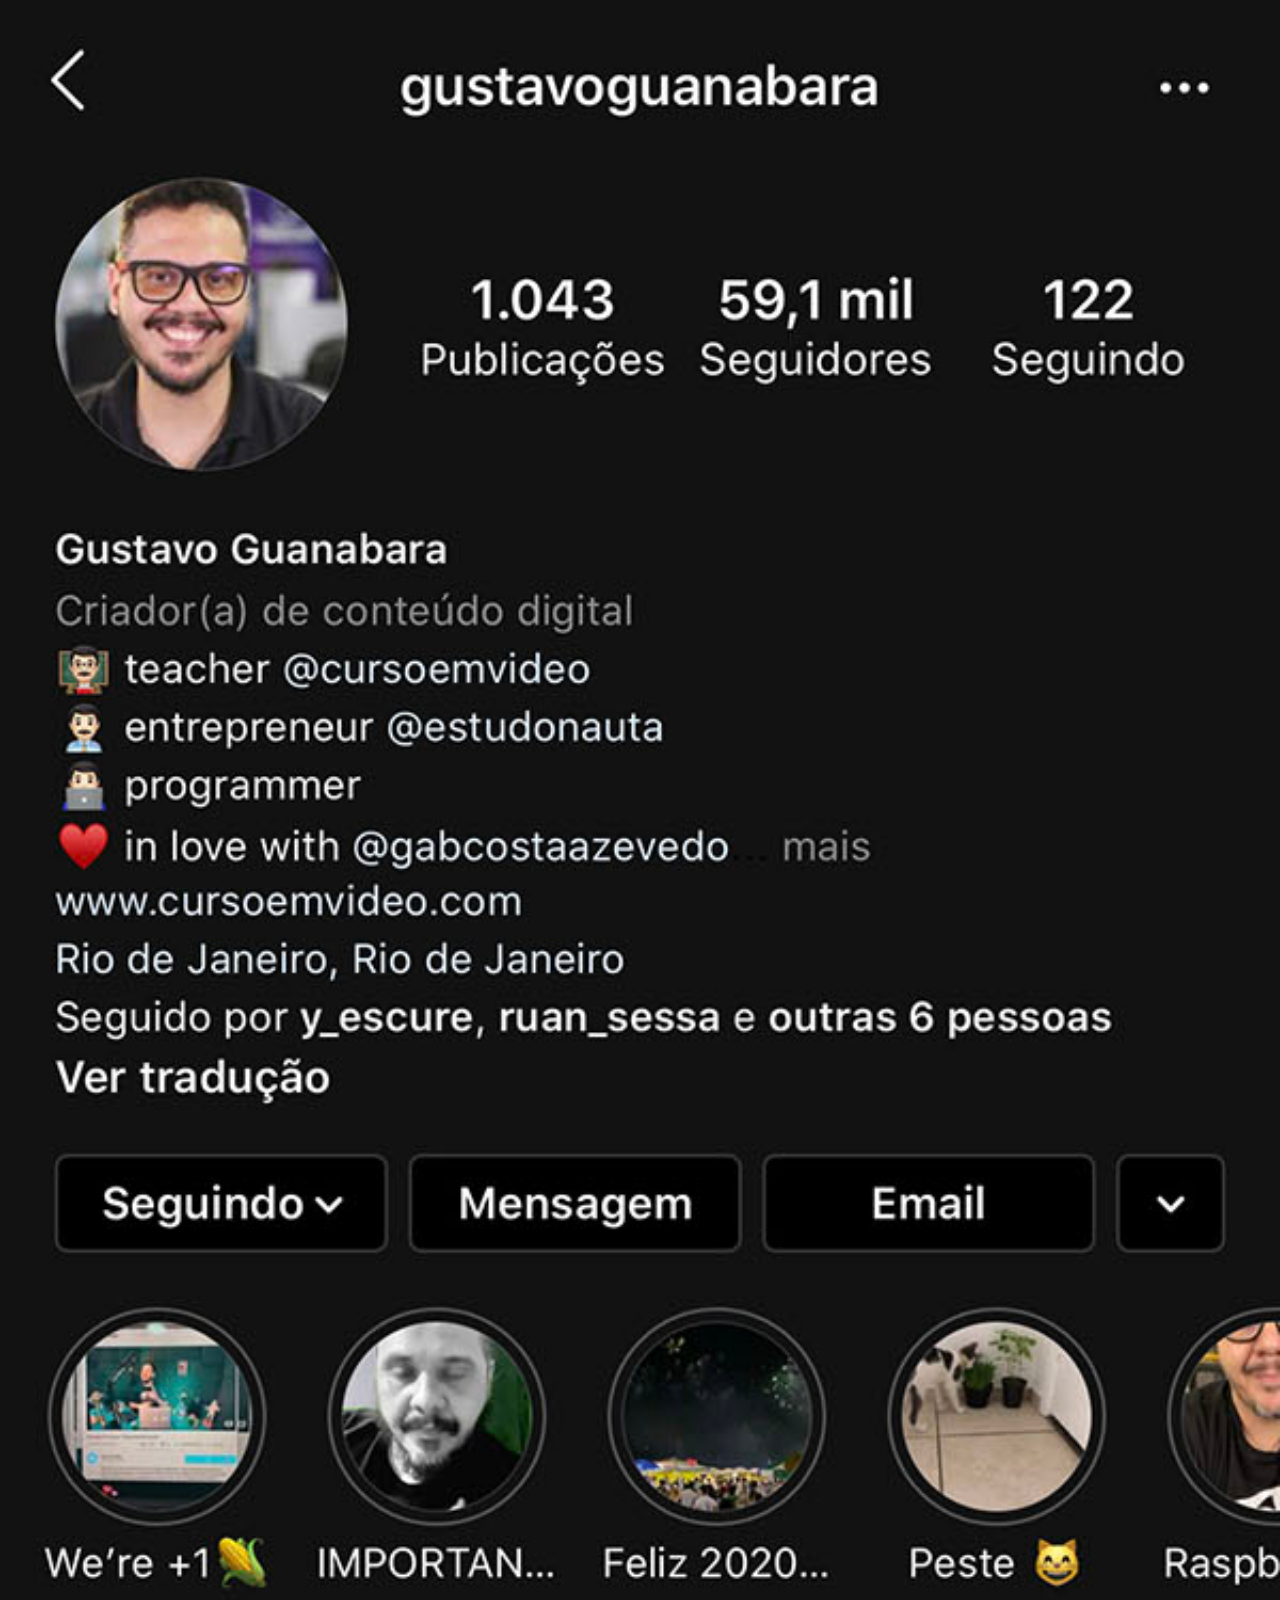
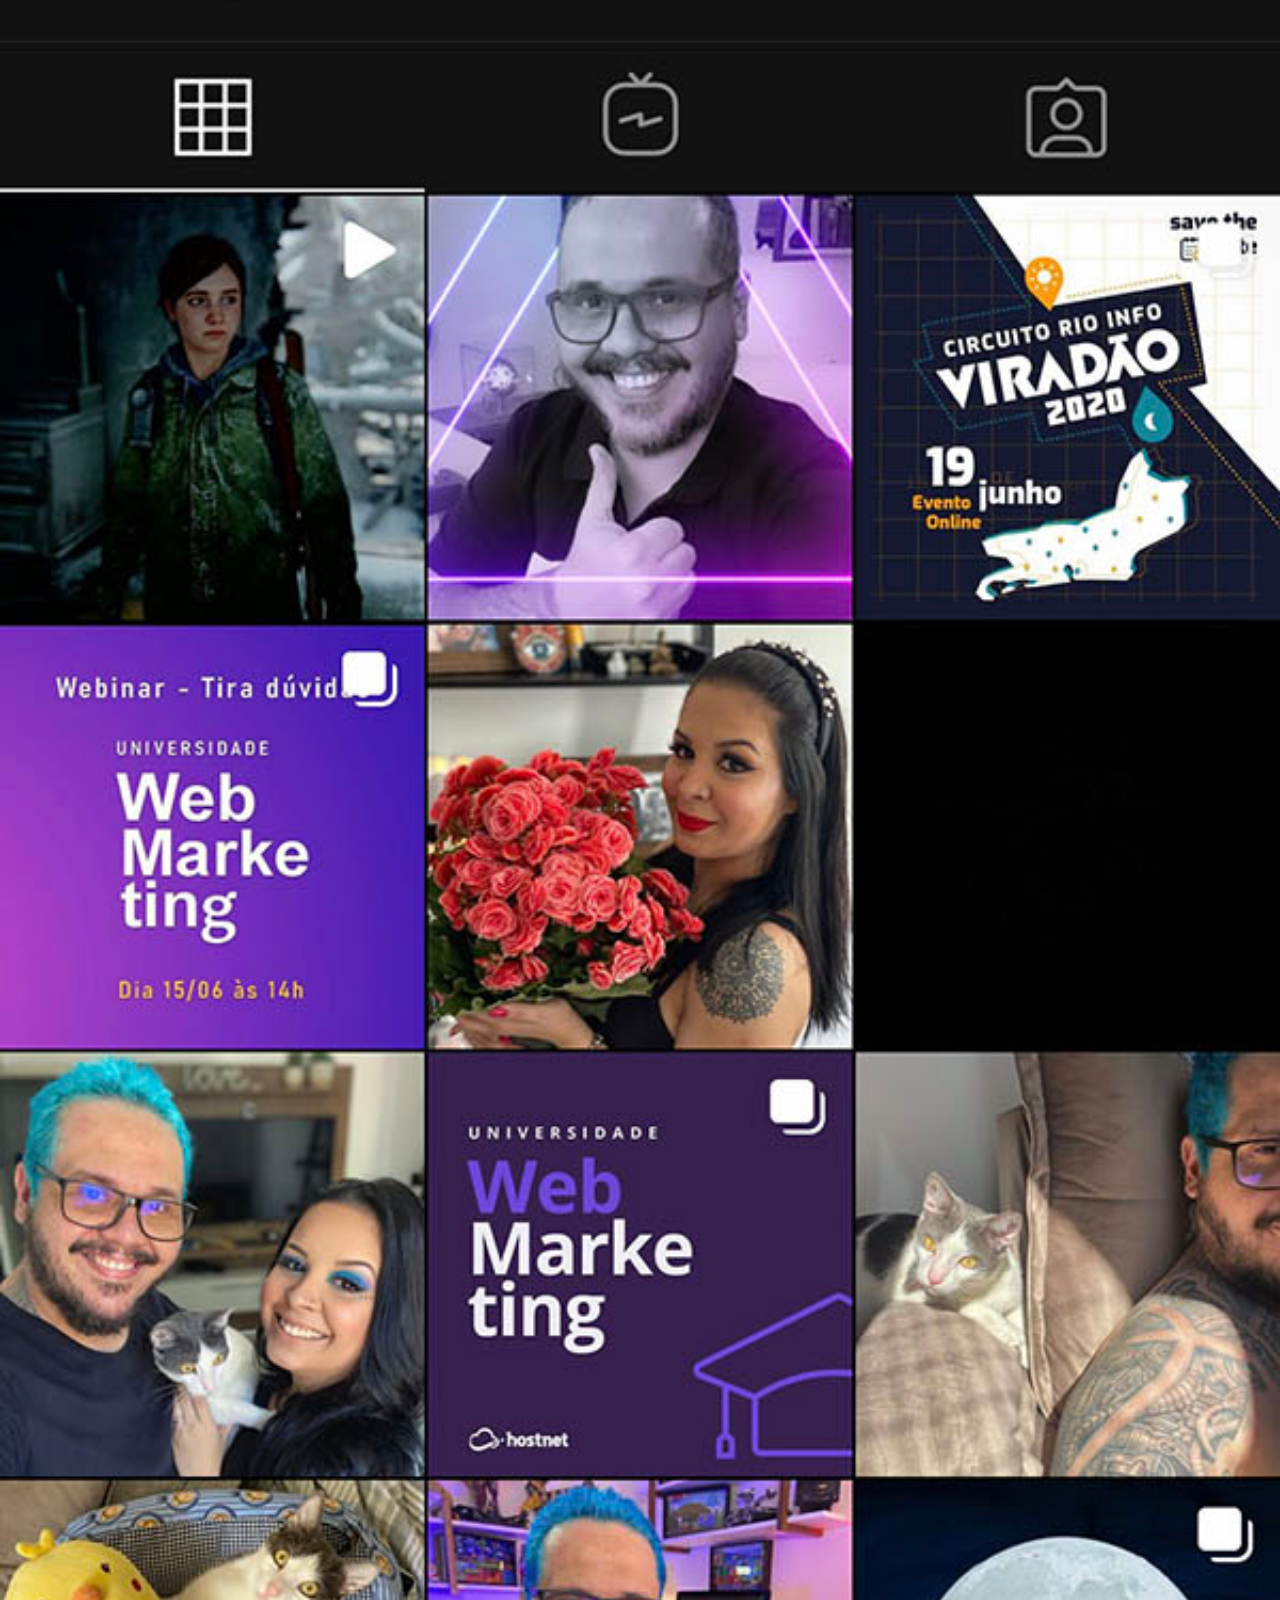
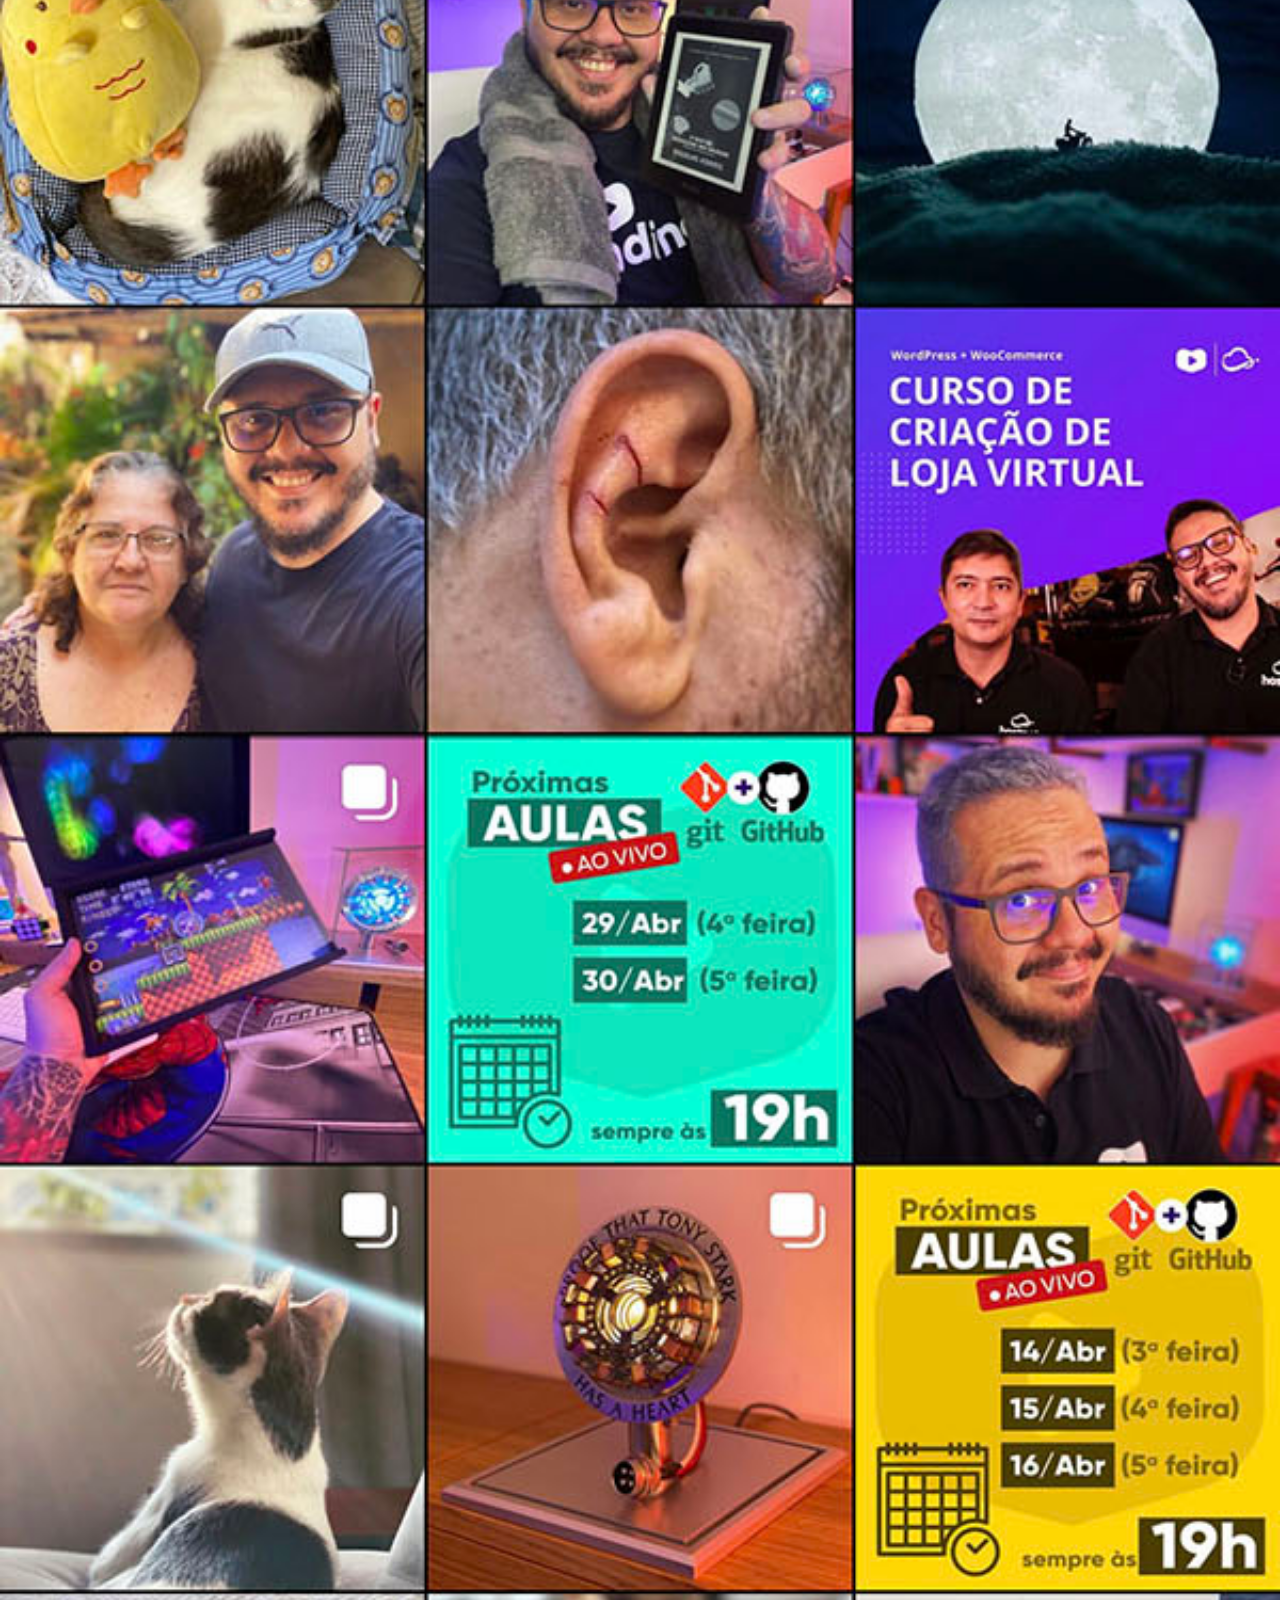
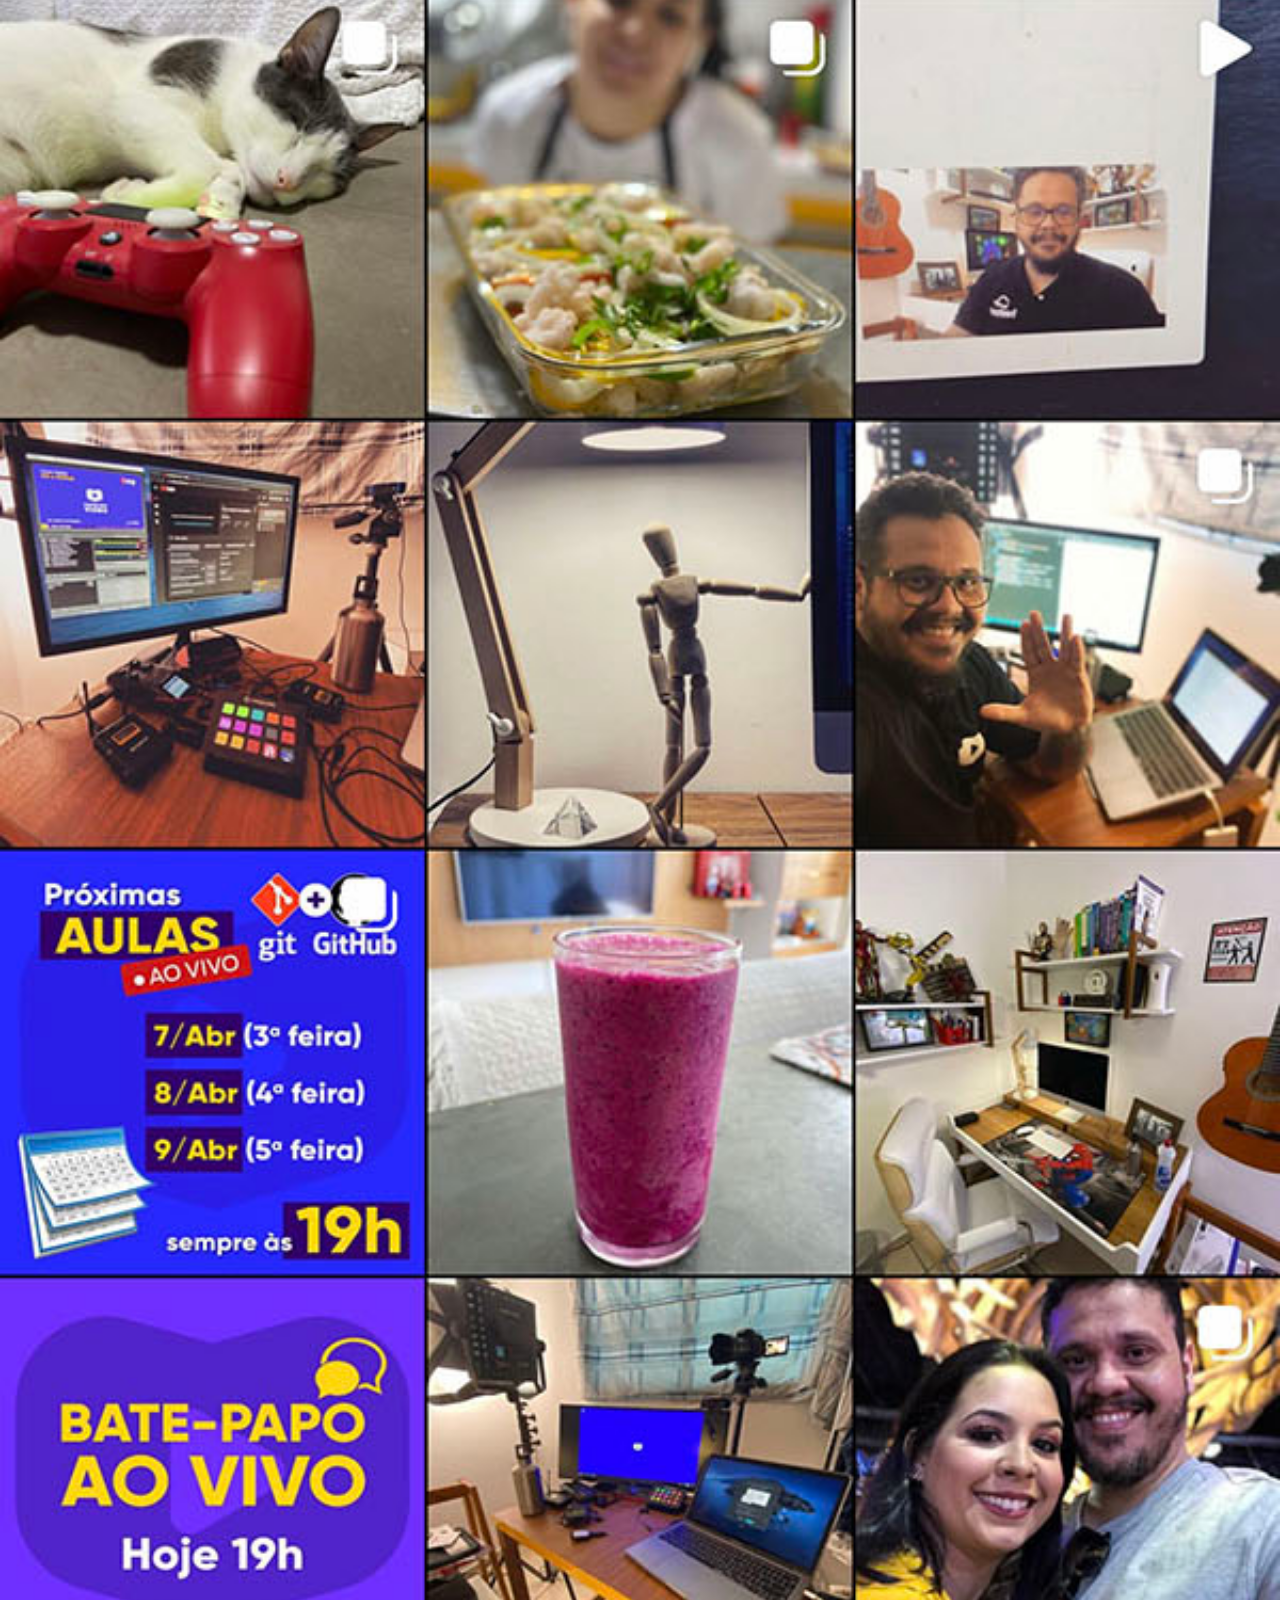
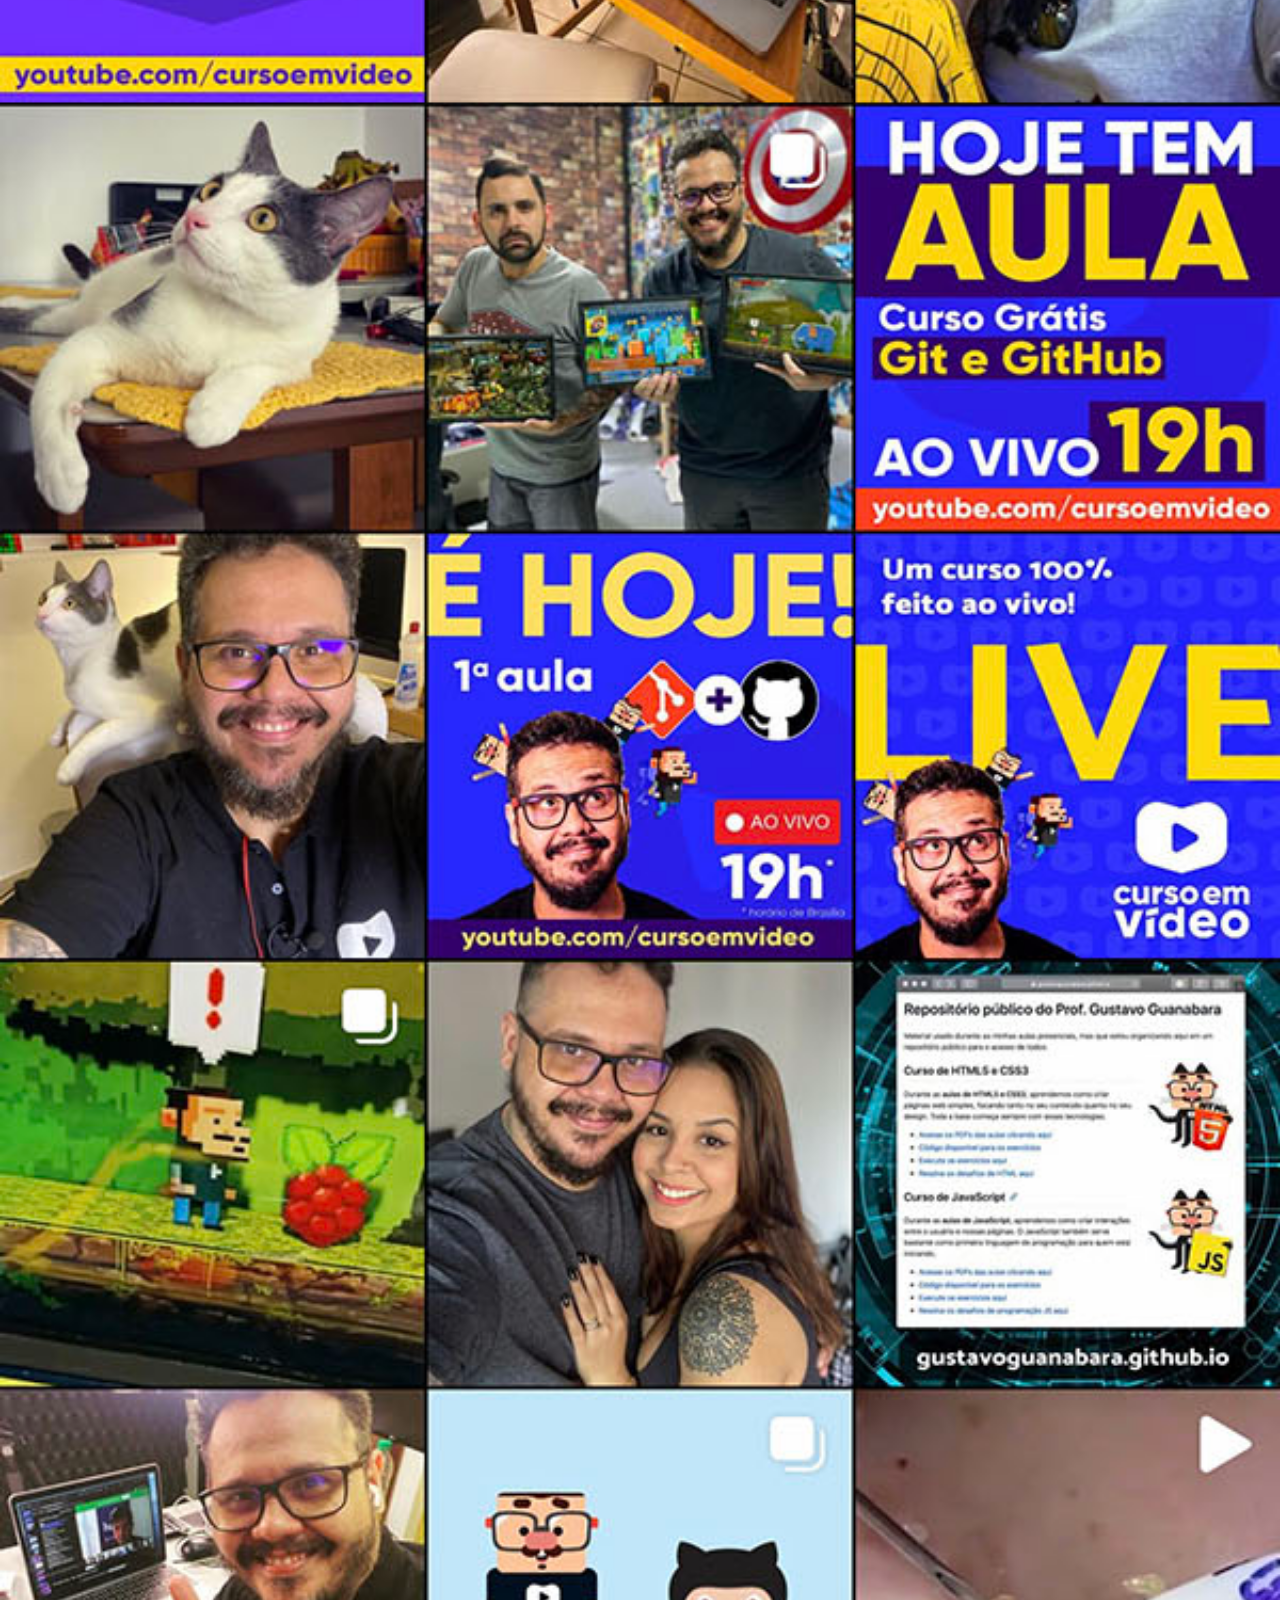
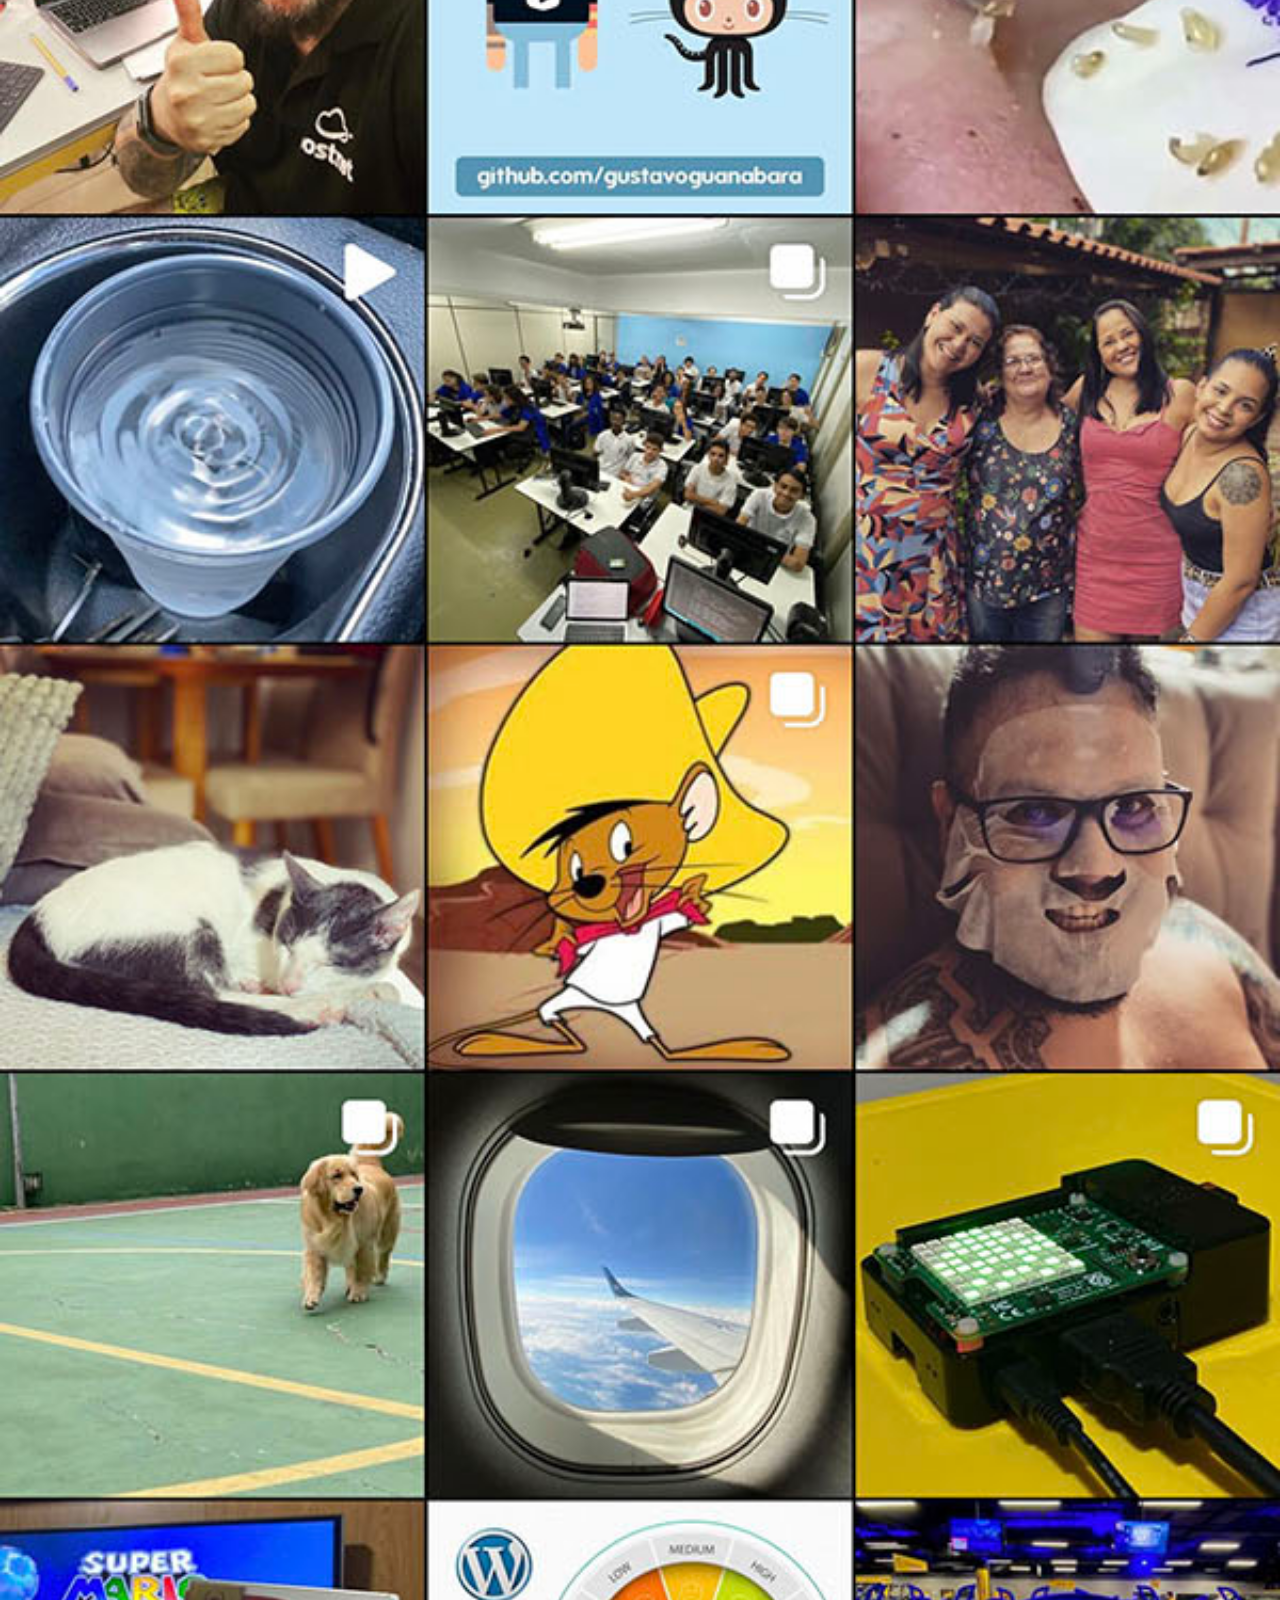
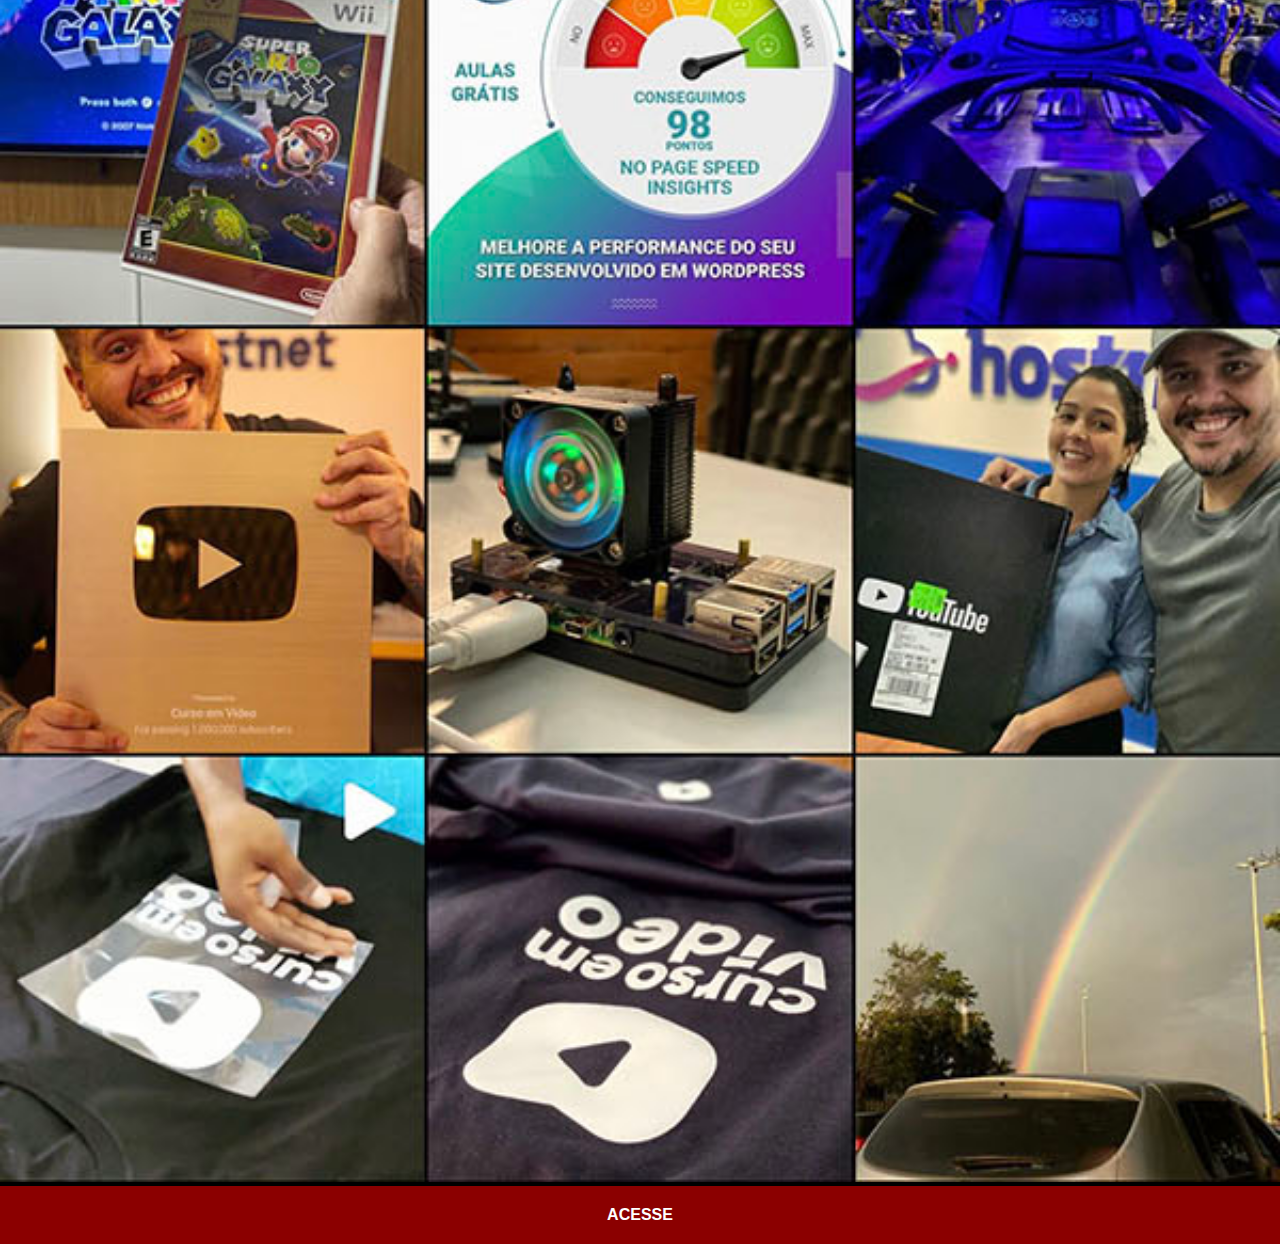
<file: instagram.html>
<!DOCTYPE html>
<html lang="pt-br">
<head>
    <meta charset="UTF-8">
    <meta http-equiv="X-UA-Compatible" content="IE=edge">
    <meta name="viewport" content="width=device-width, initial-scale=1.0">
    <title>Instagram</title>
    <link rel="stylesheet" href="css/social.css">
</head>
<body>
    <img src="imagens/tela-instagram.jpg" alt="Instagram">
    <a href="https://www.instagram.com/gustavoguanabara/?hl=pt-br" target="_blank">ACESSE</a>
</body>
</html>
</file>
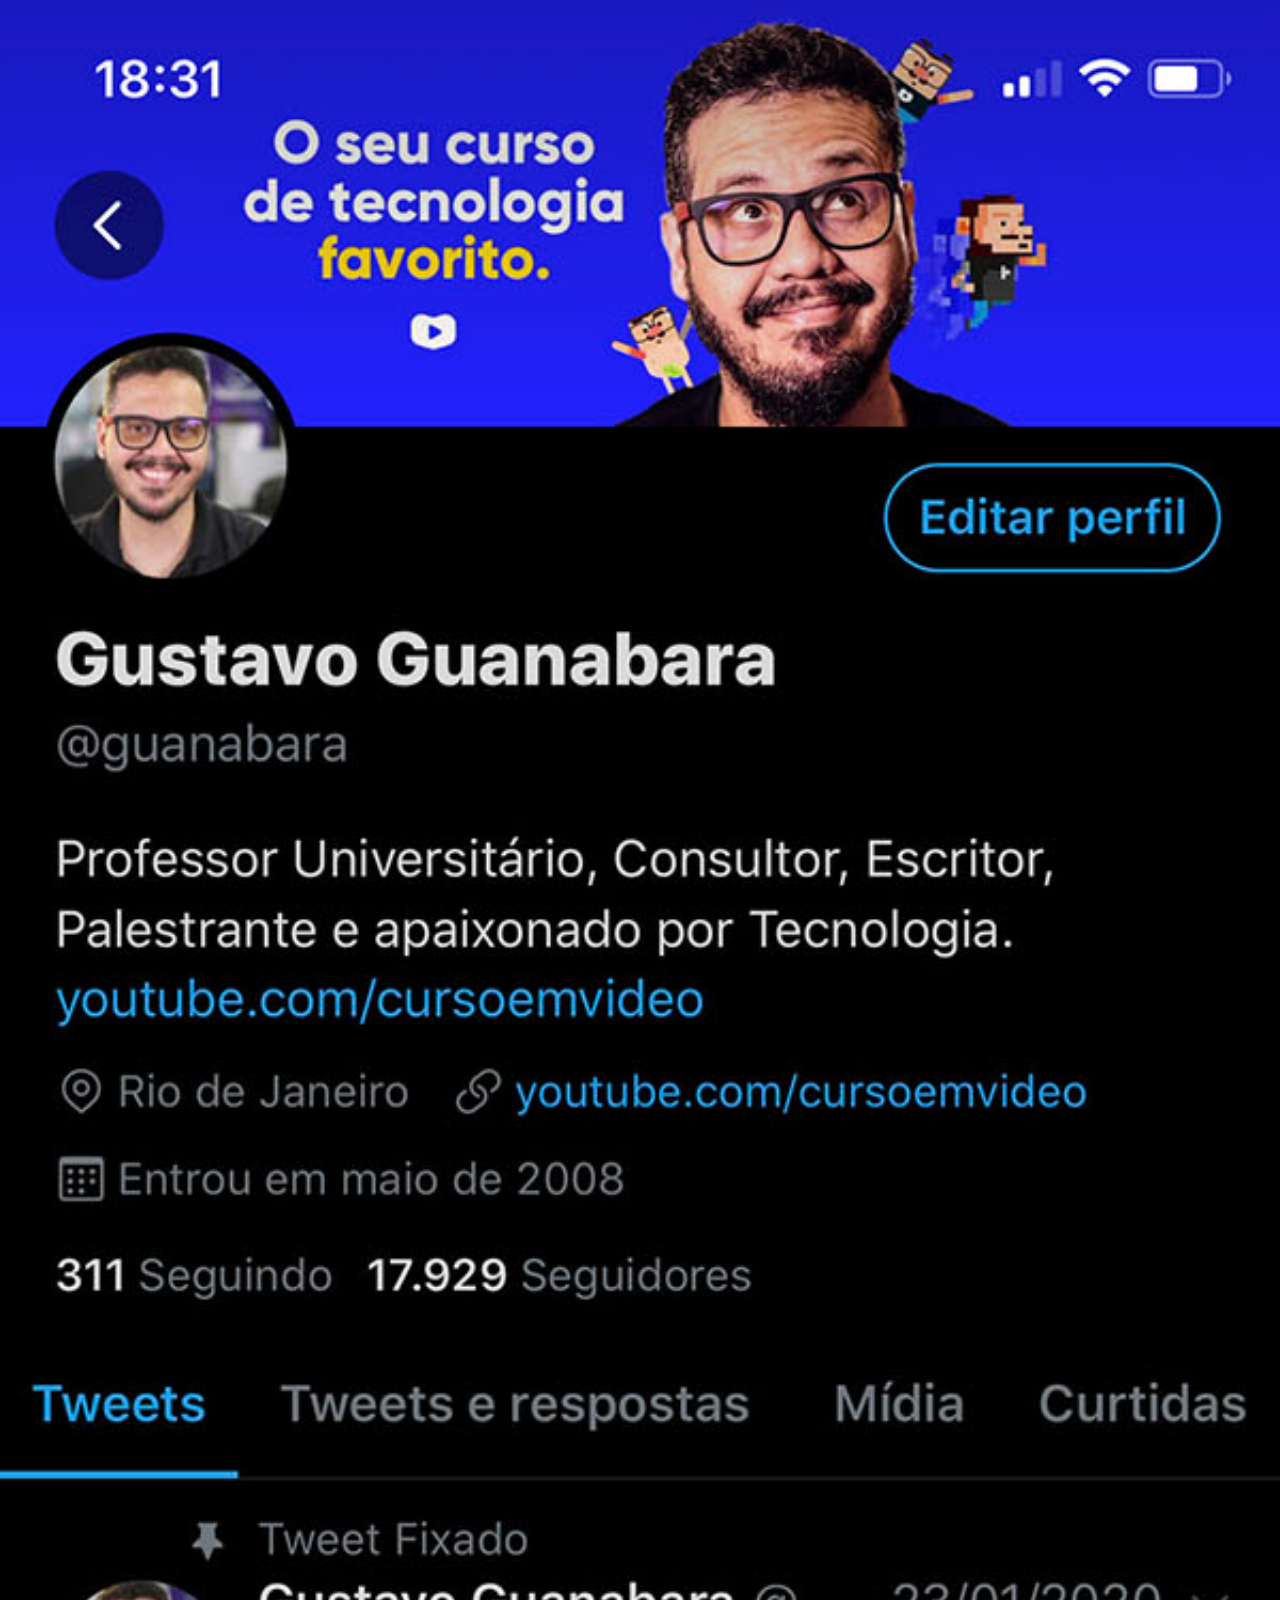
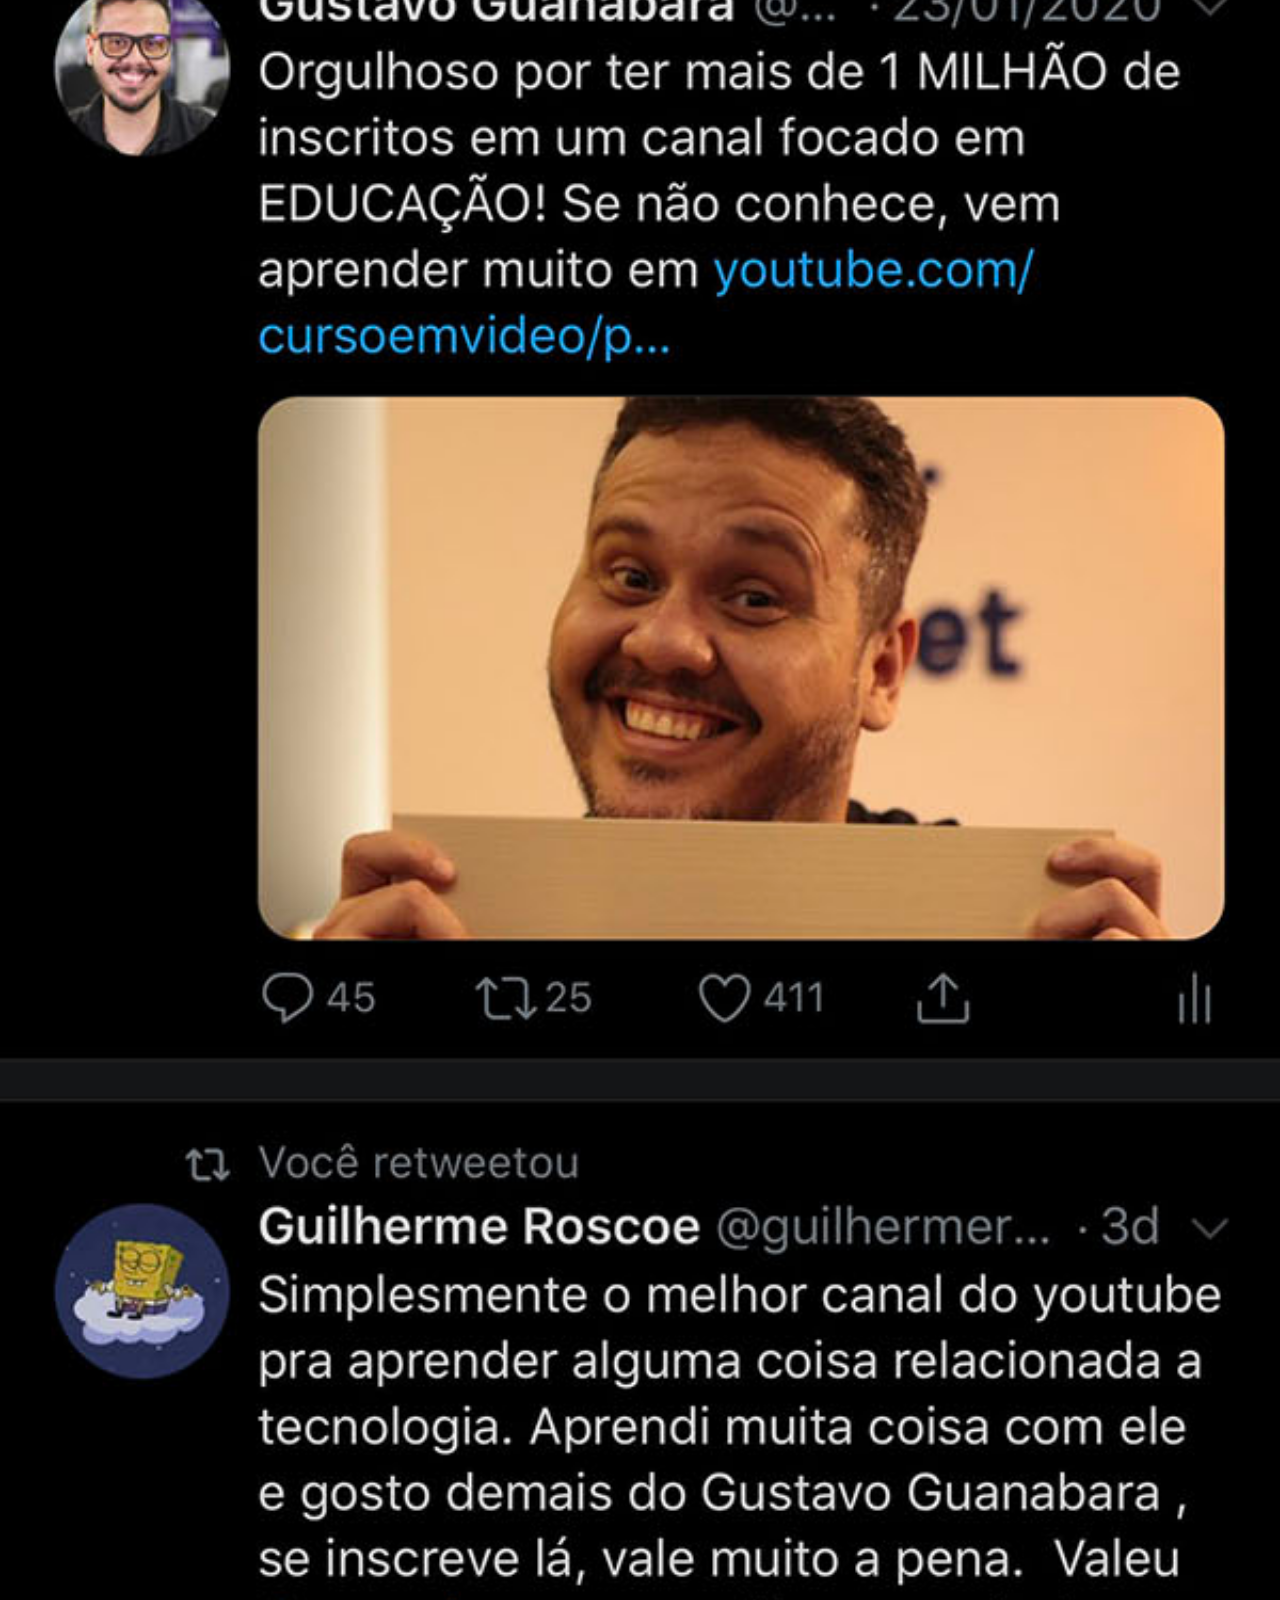
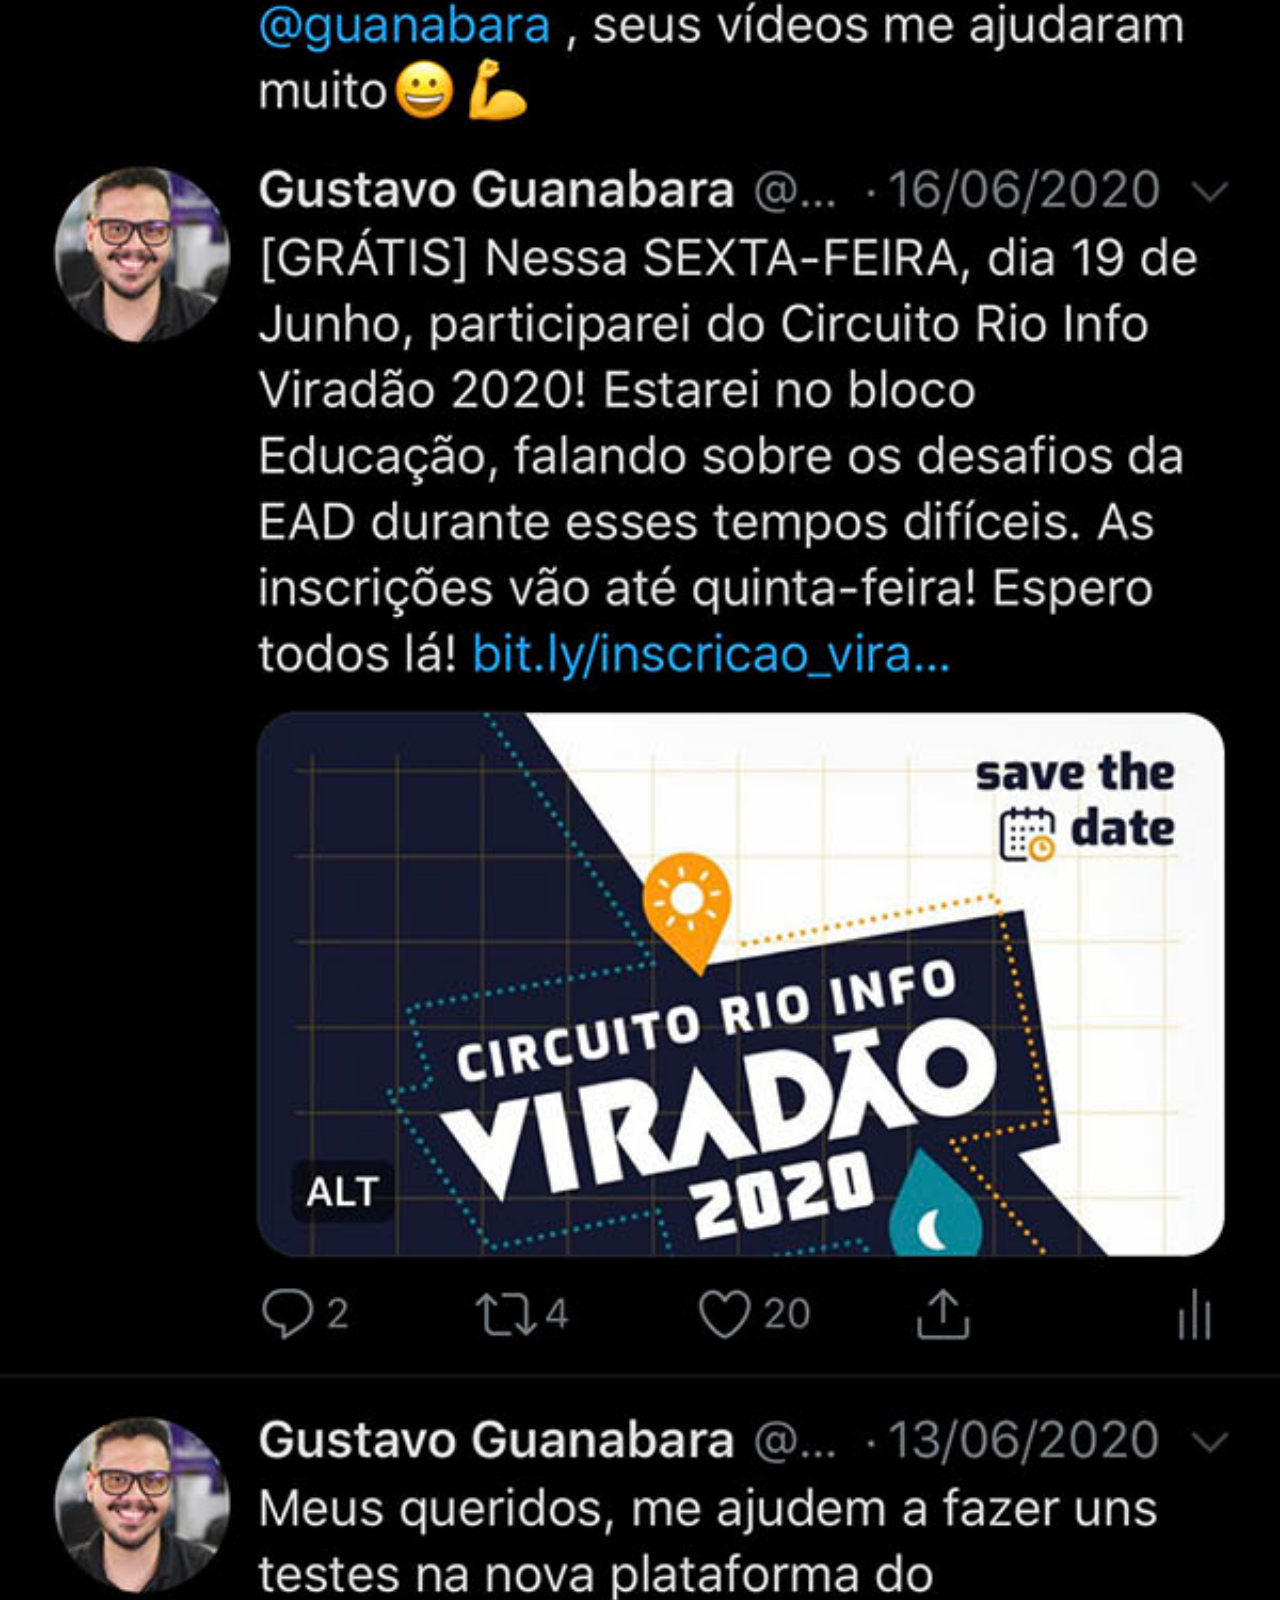
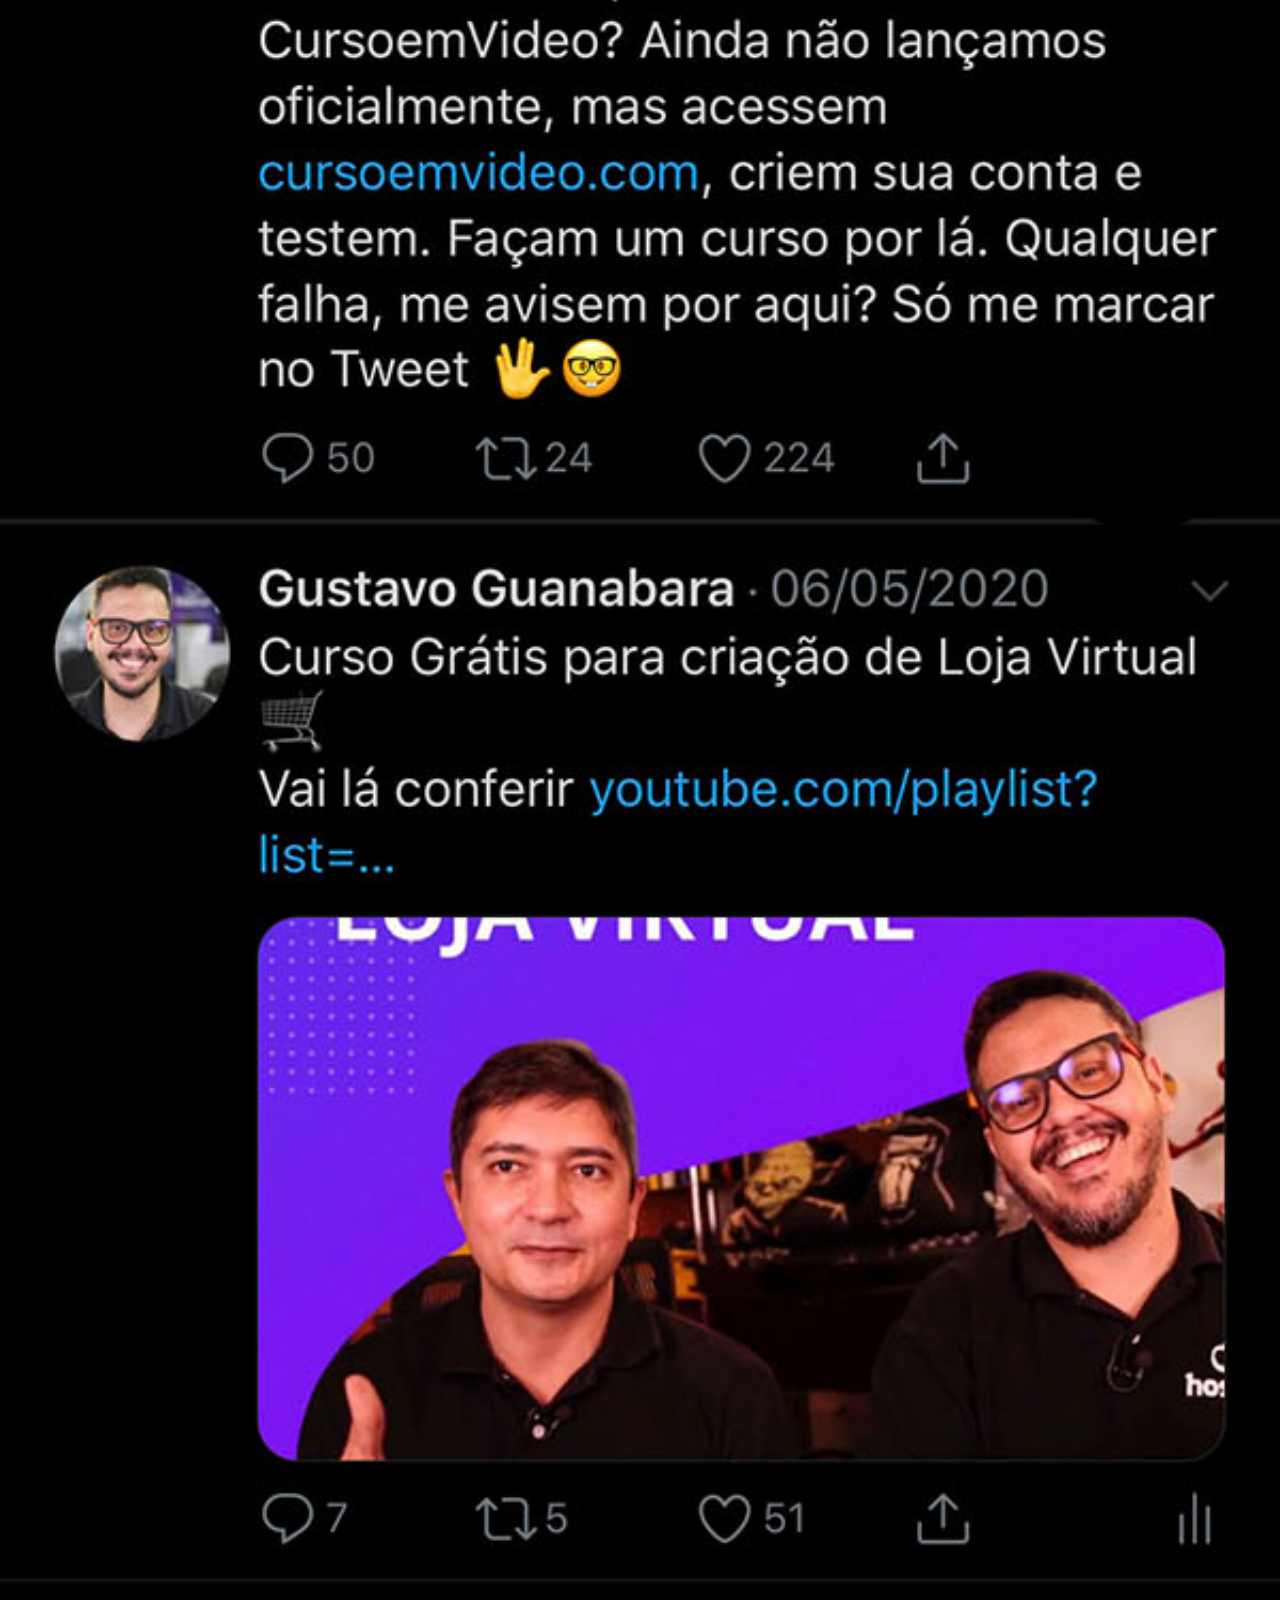
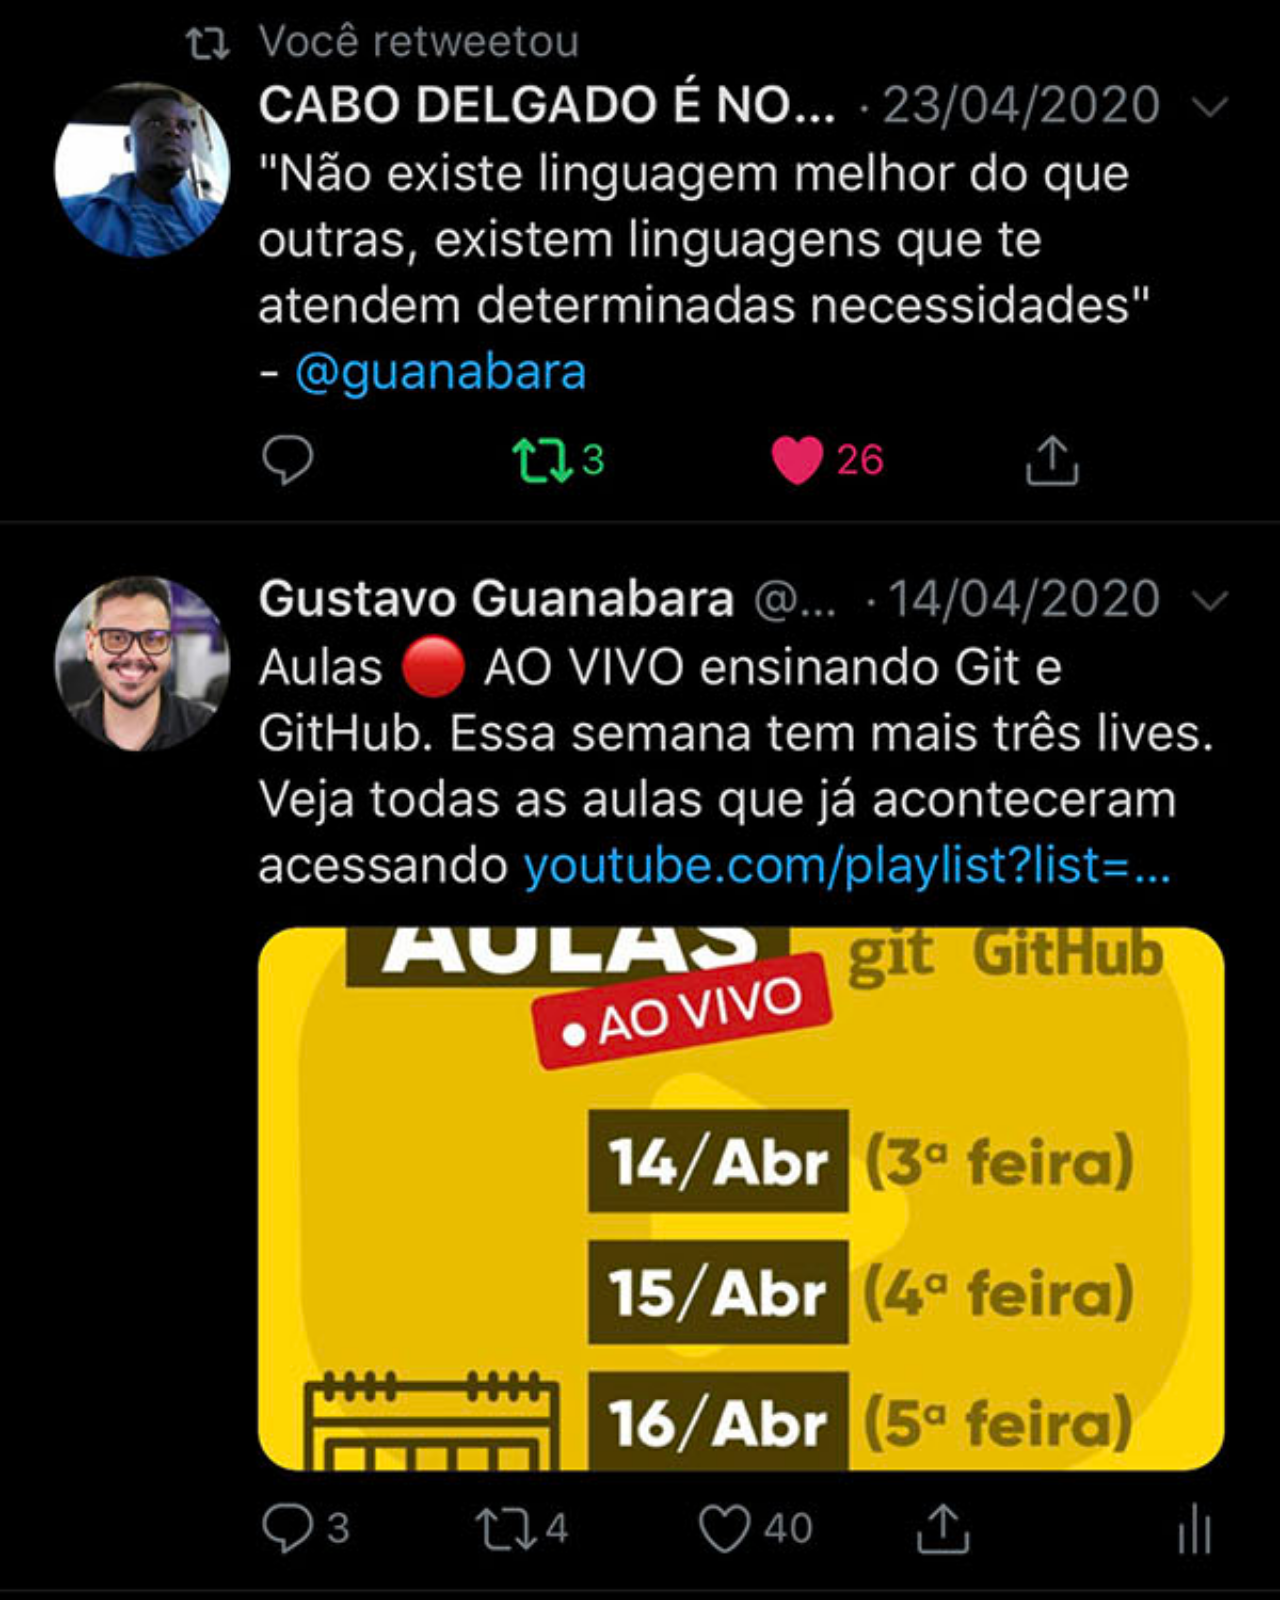
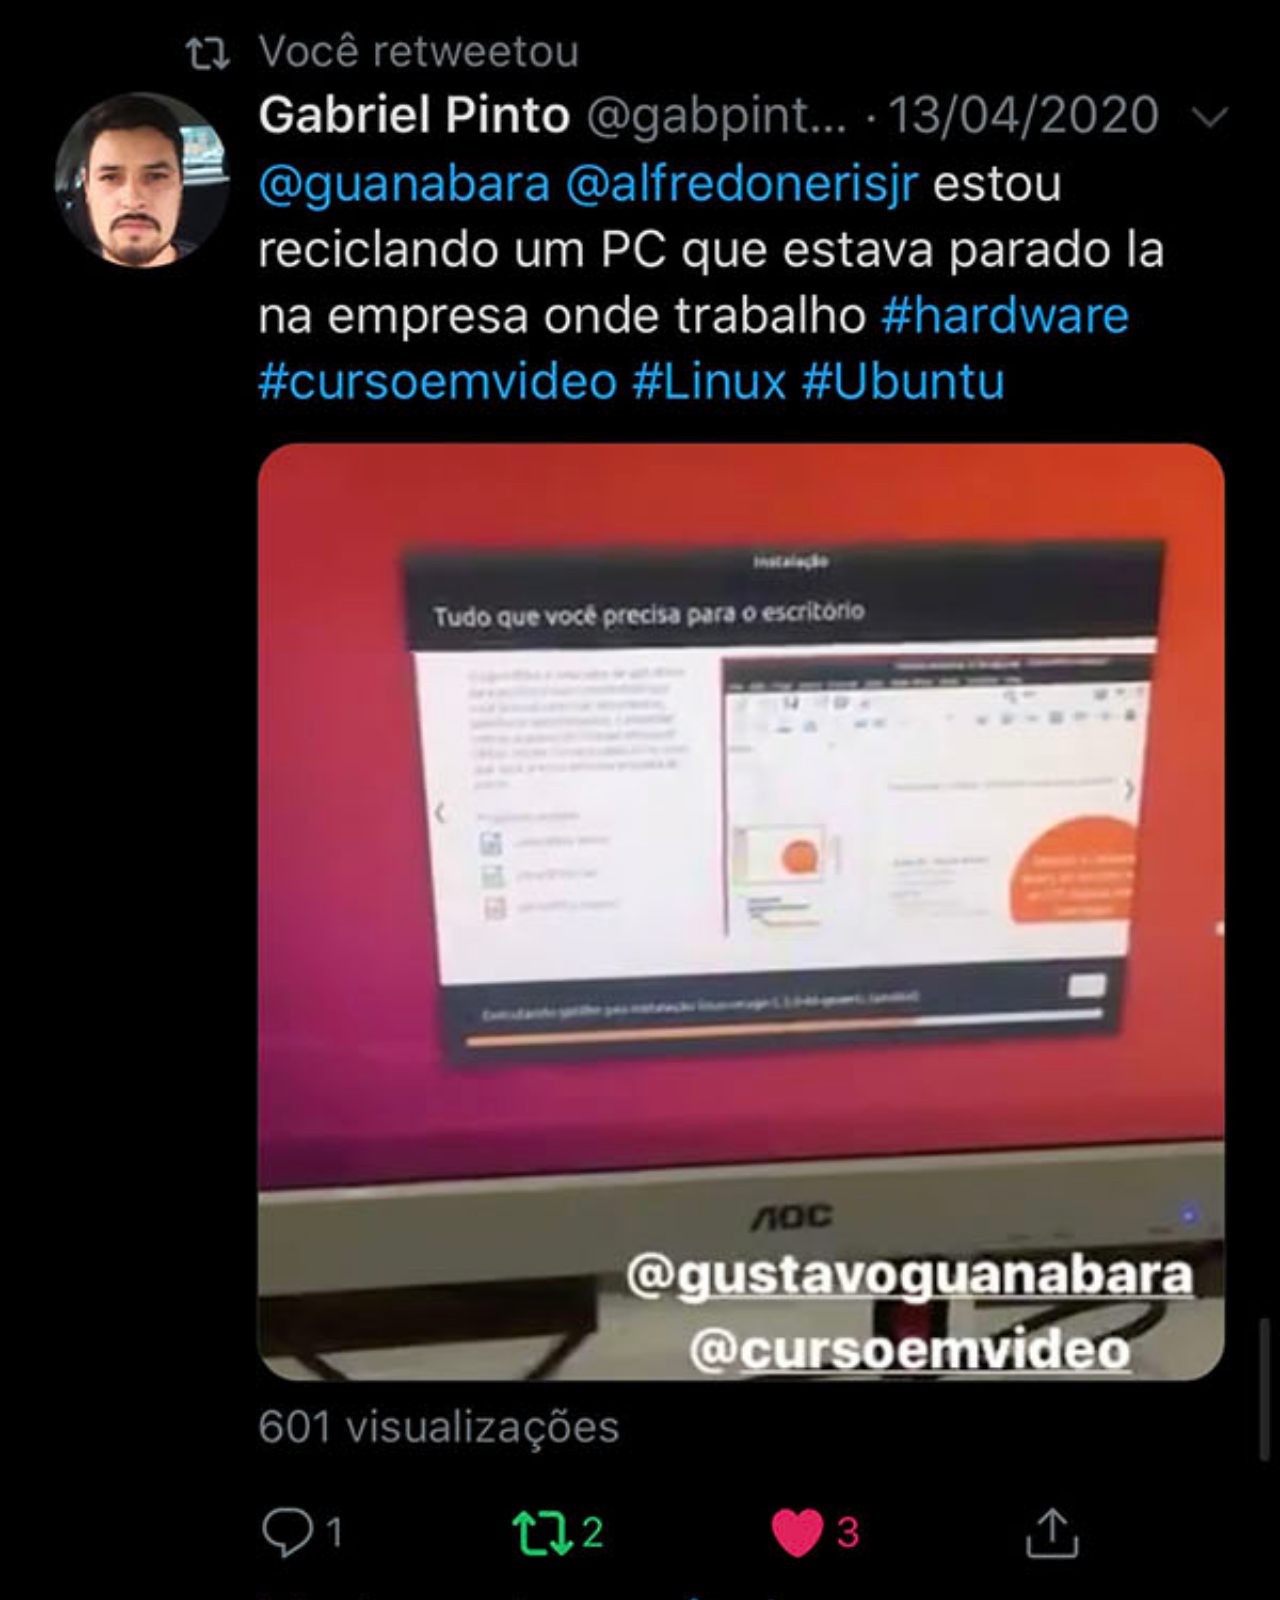
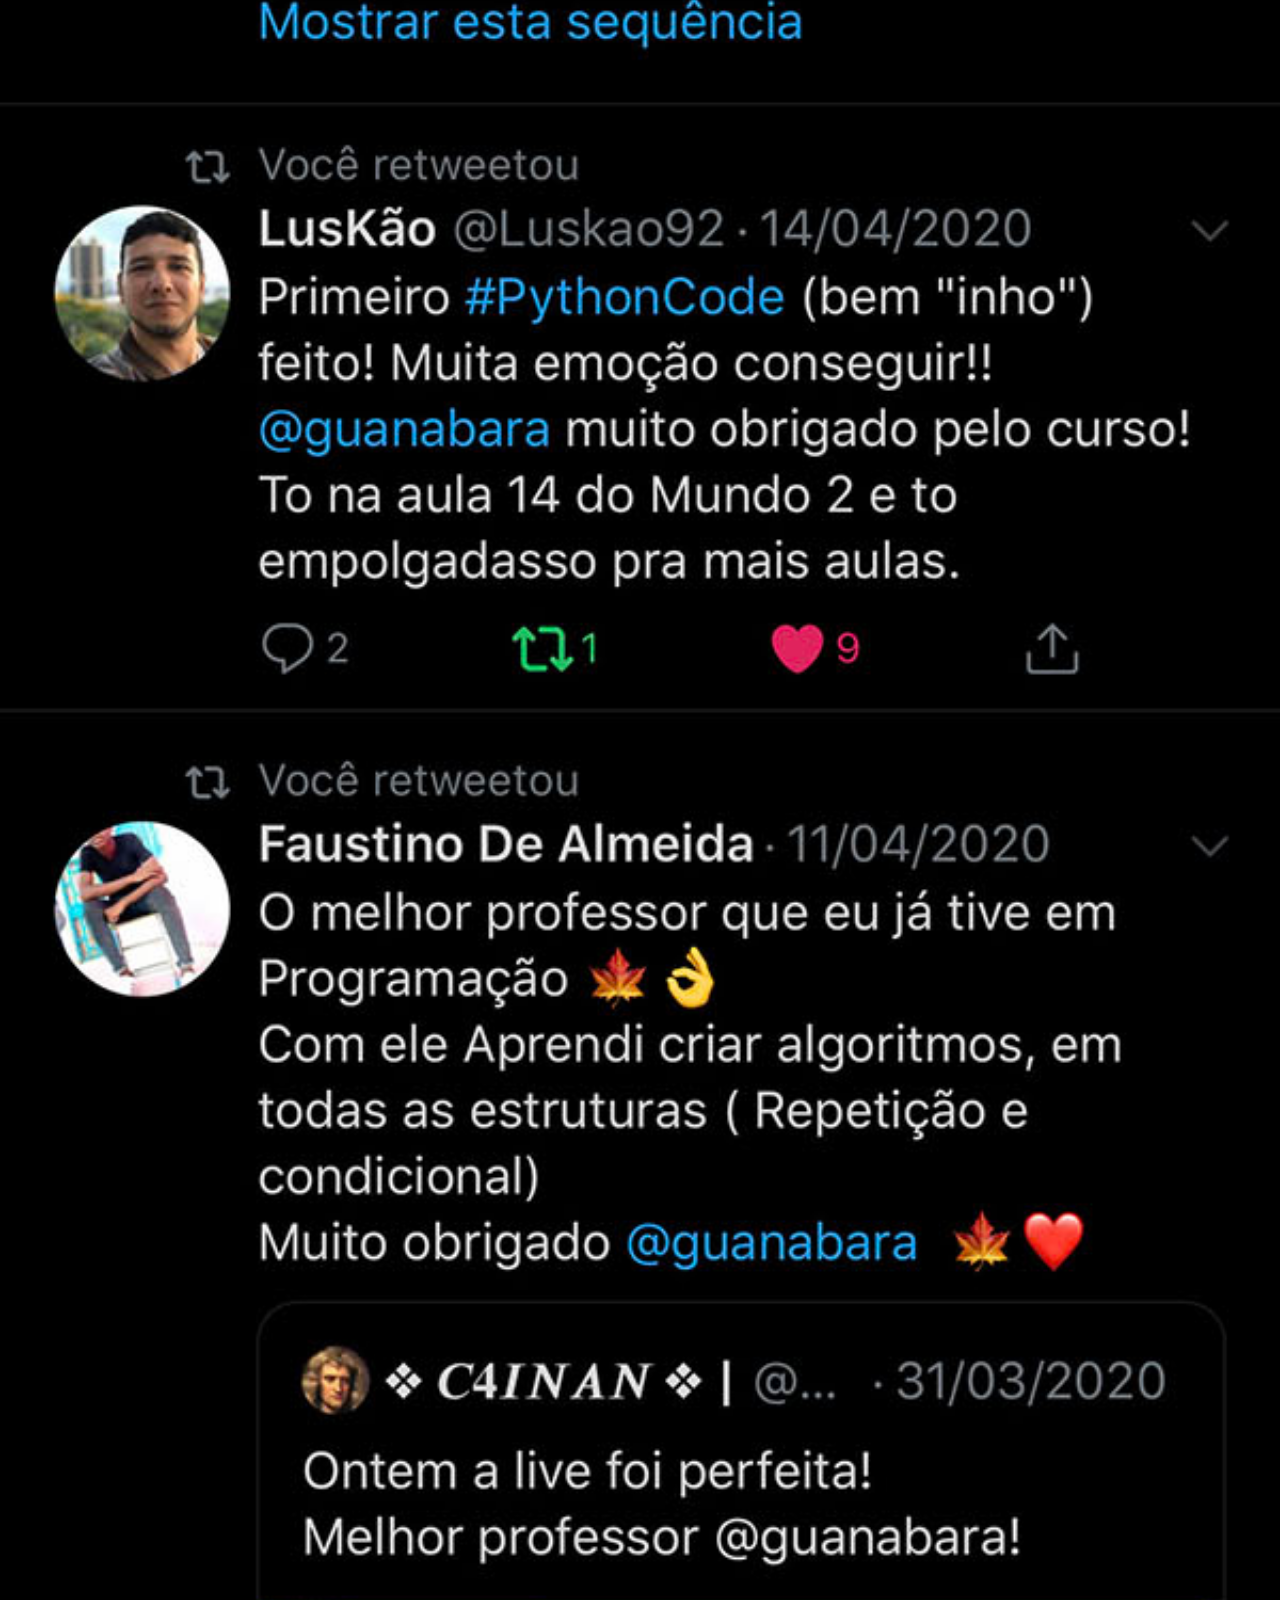
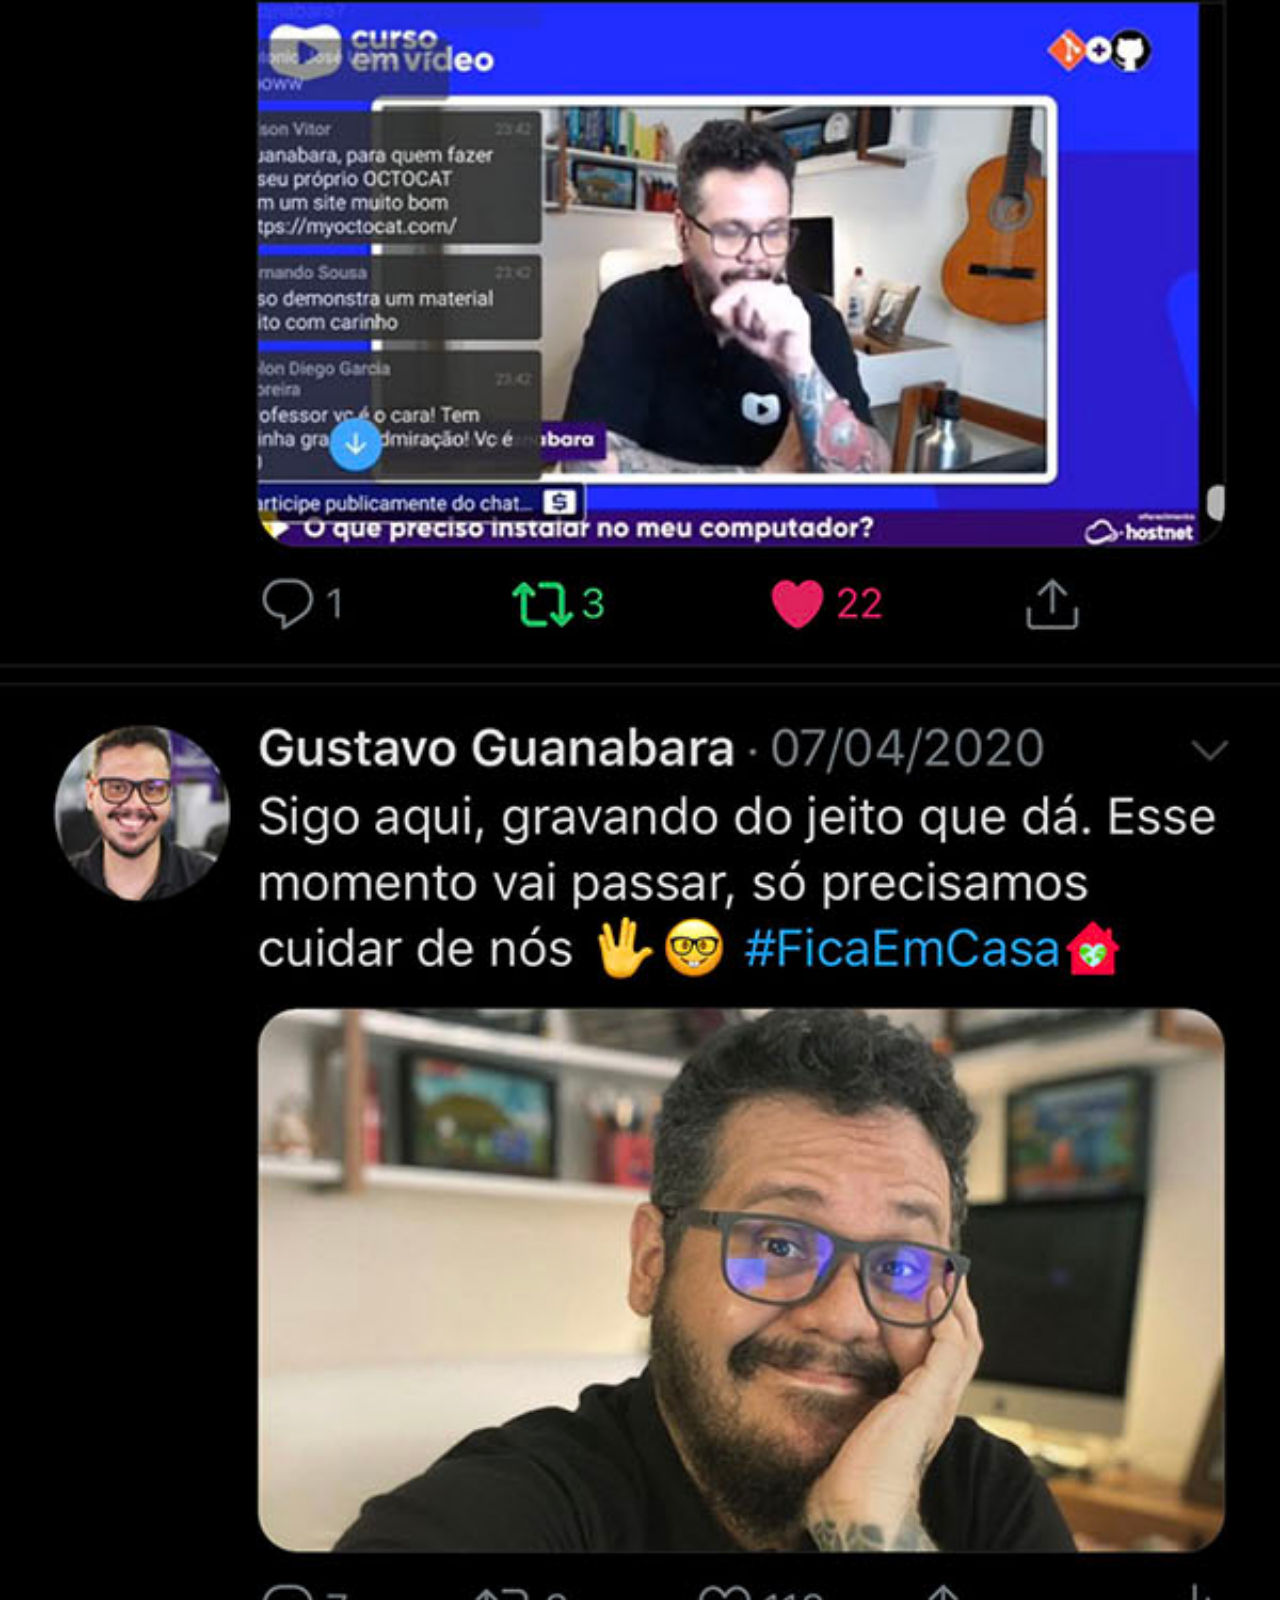
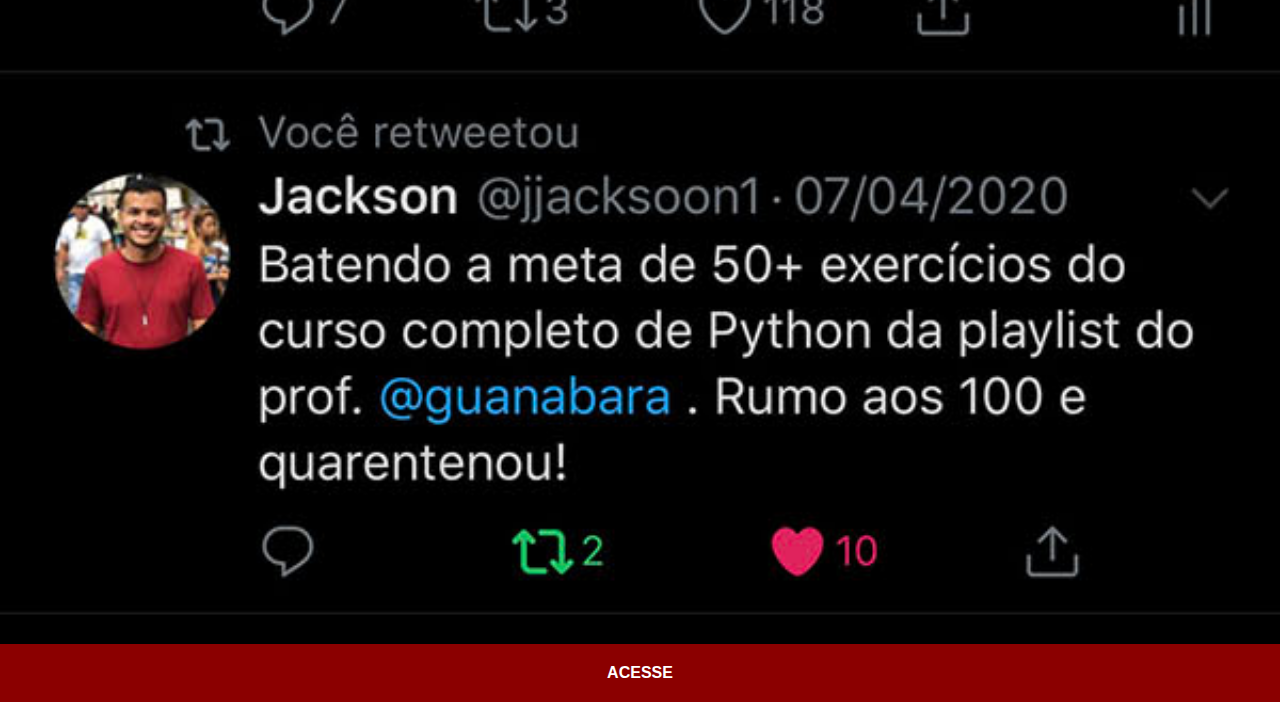
<file: twitter.html>
<!DOCTYPE html>
<html lang="pt-br">
<head>
    <meta charset="UTF-8">
    <meta http-equiv="X-UA-Compatible" content="IE=edge">
    <meta name="viewport" content="width=device-width, initial-scale=1.0">
    <title>Twitter</title>
    <link rel="stylesheet" href="css/social.css">
</head>
<body>
    <img src="imagens/tela-twitter.jpg" alt="Twitter">
    <a href="https://twitter.com/guanabara" target="_blank">ACESSE</a>
</body>
</html>
</file>
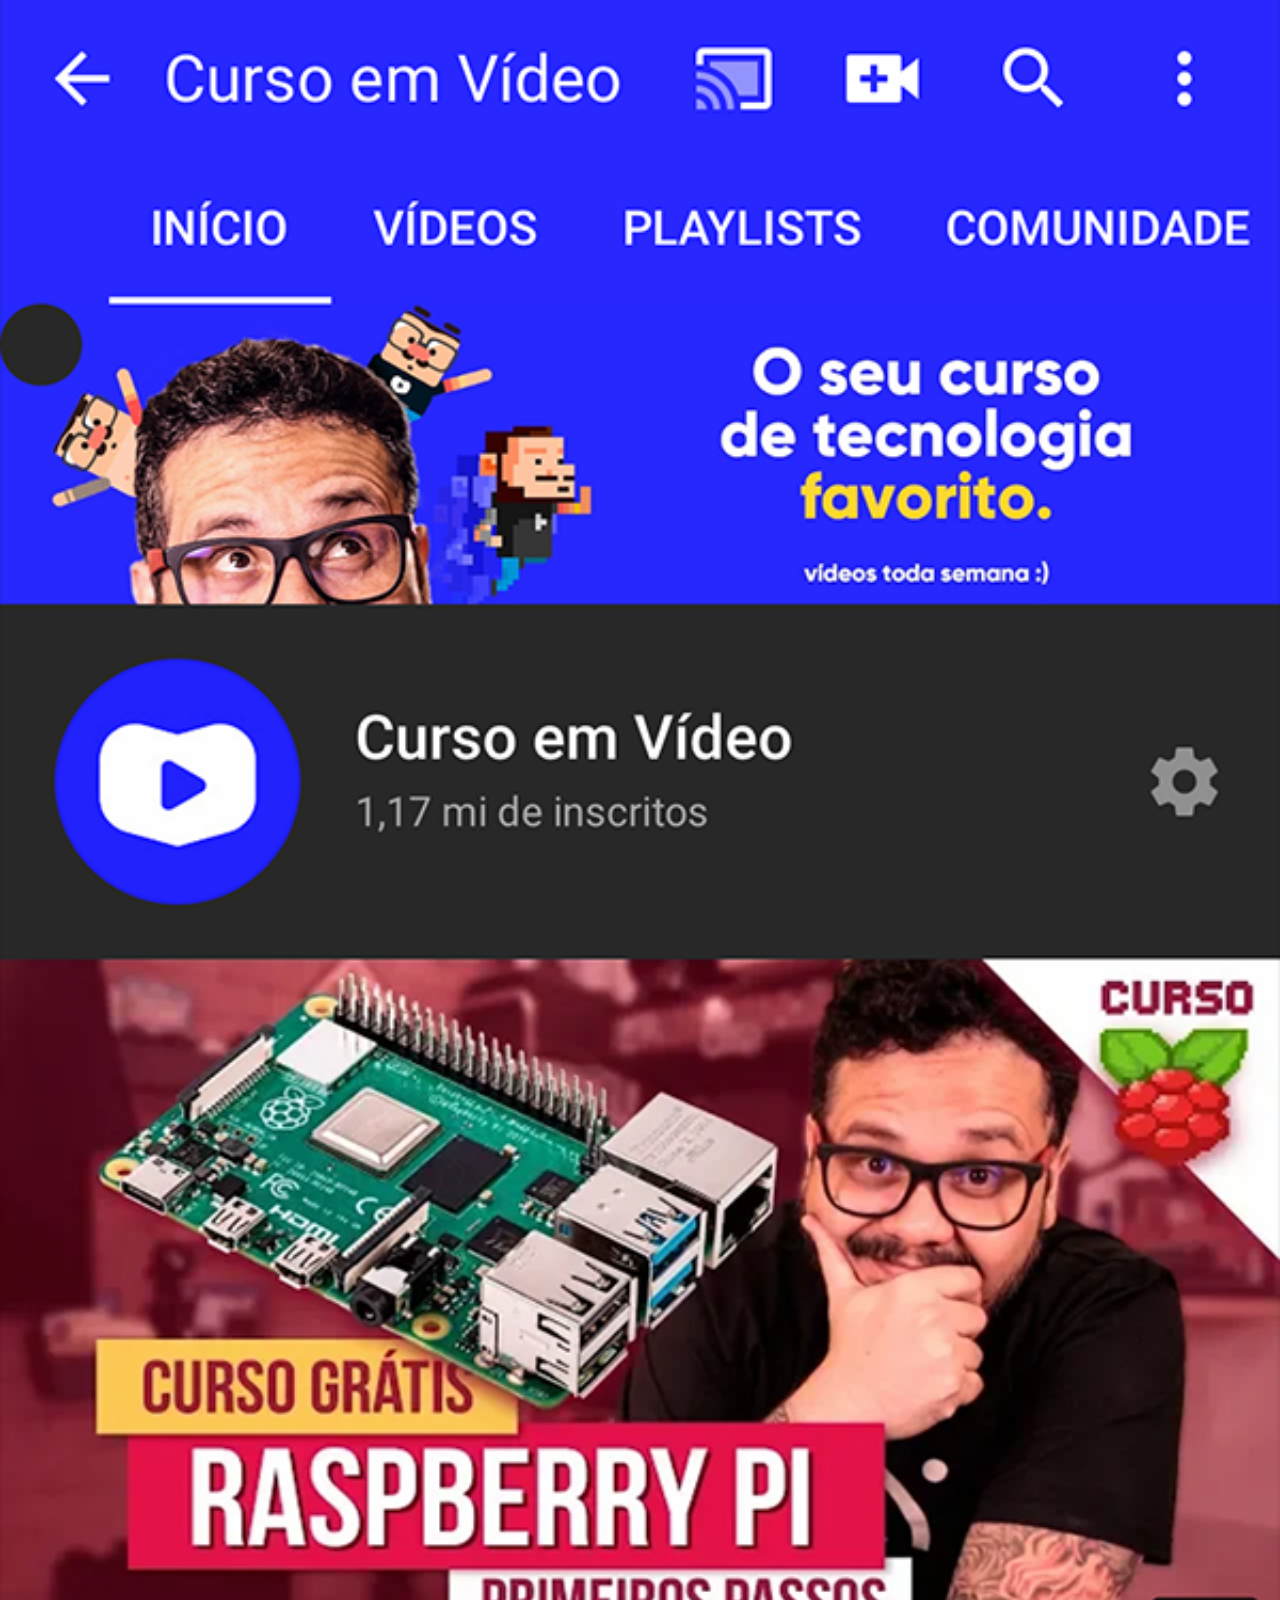
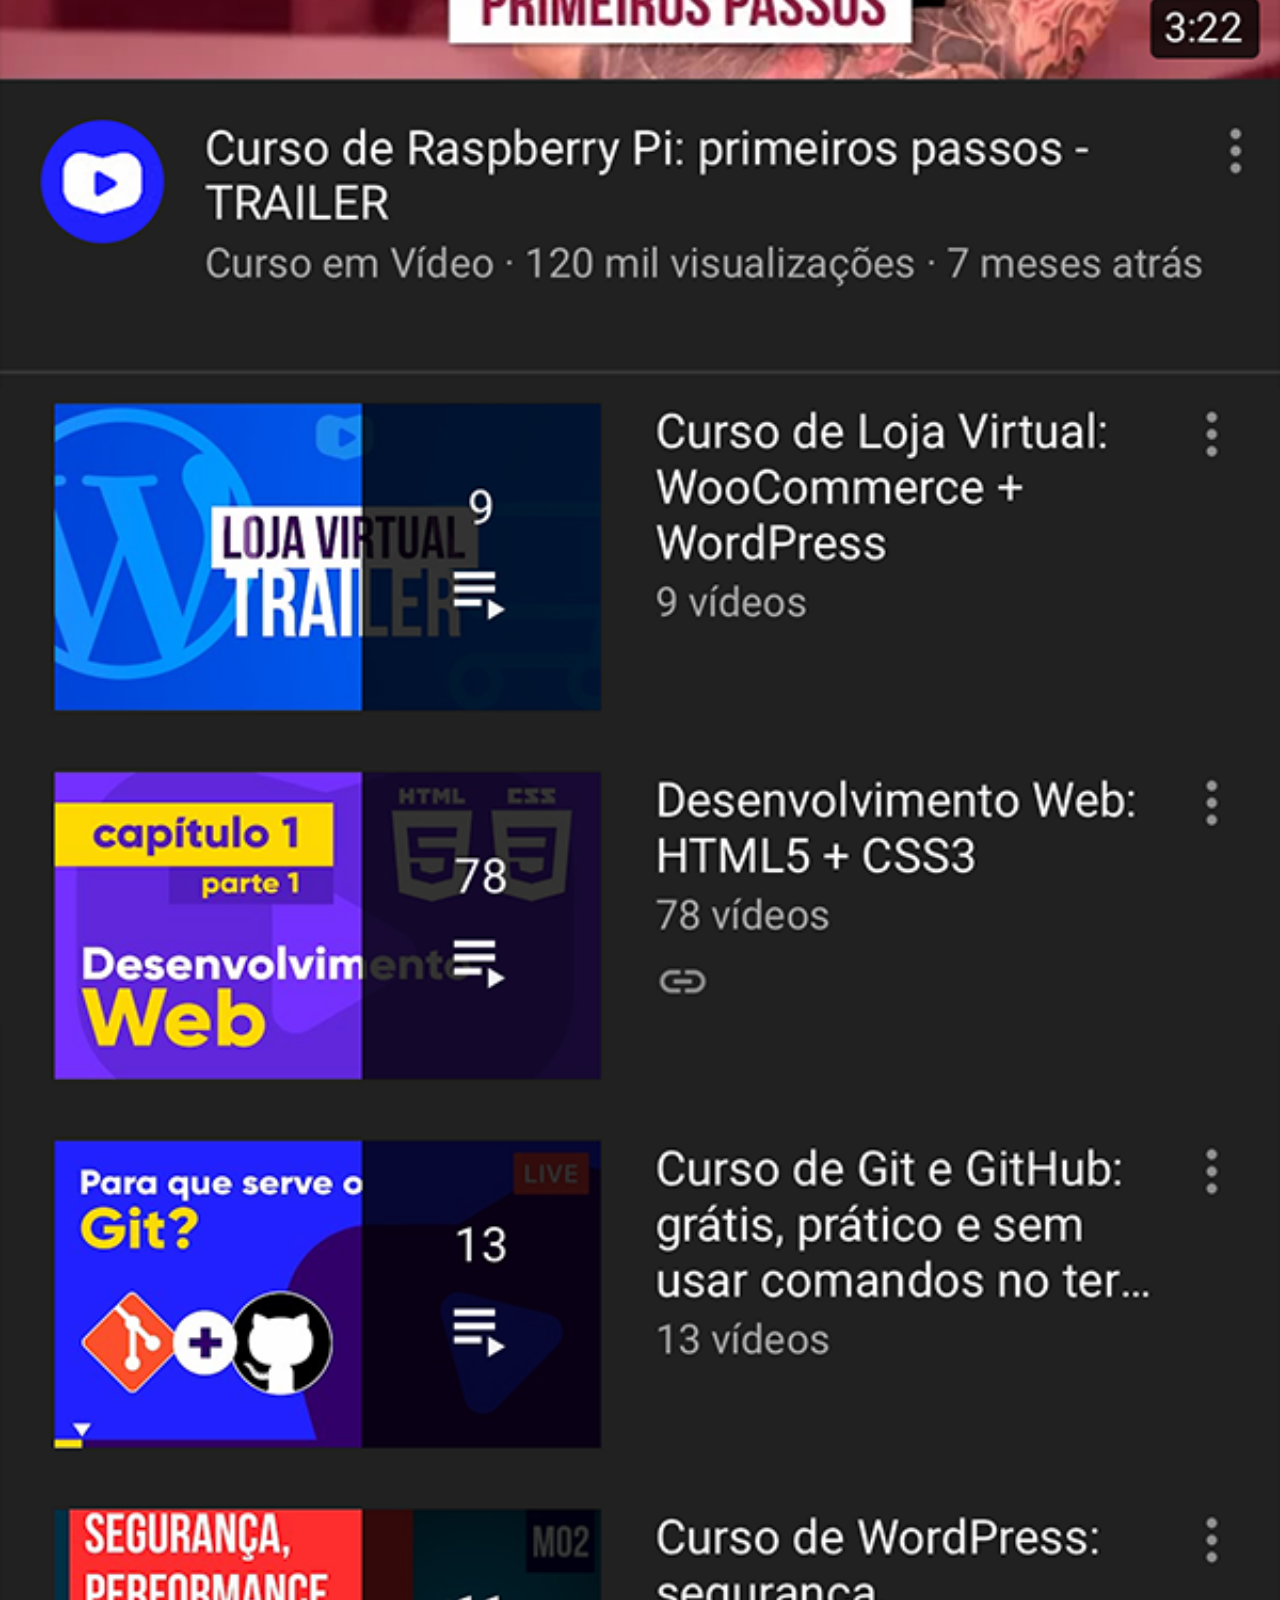
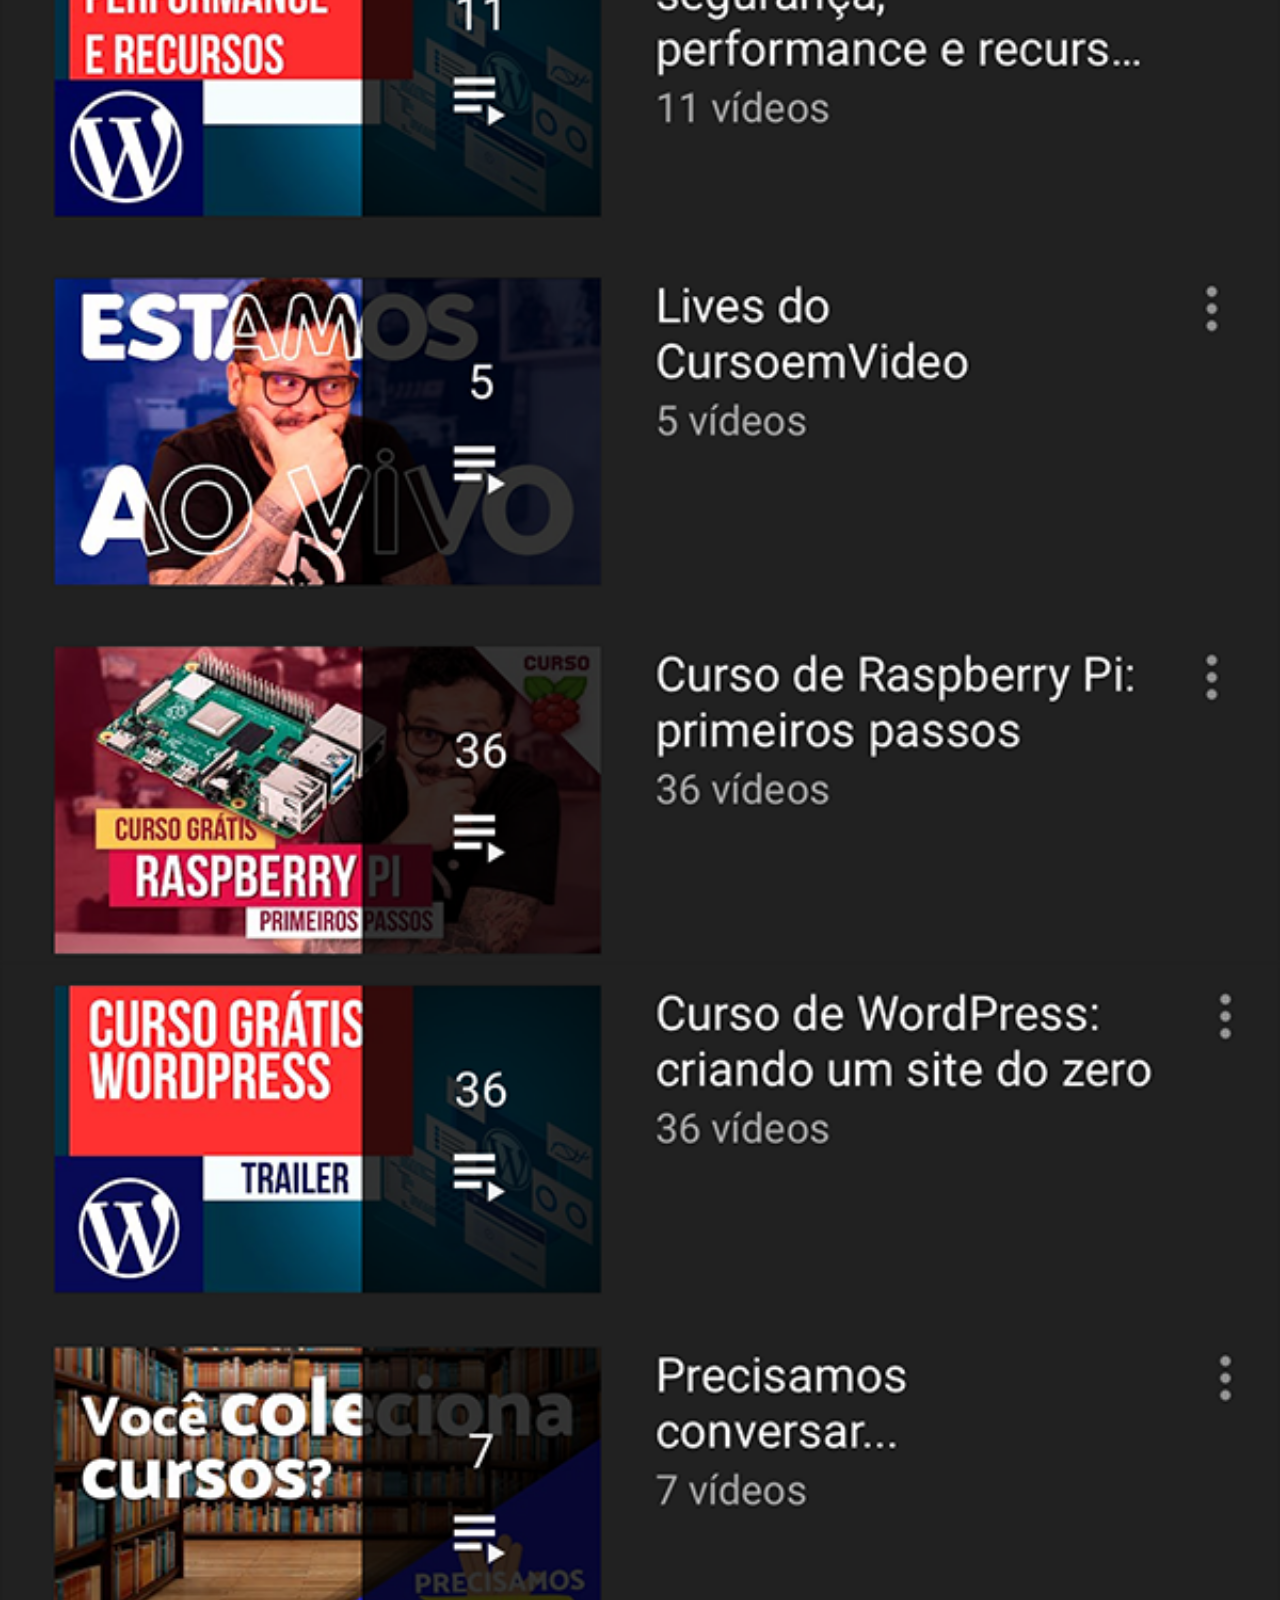
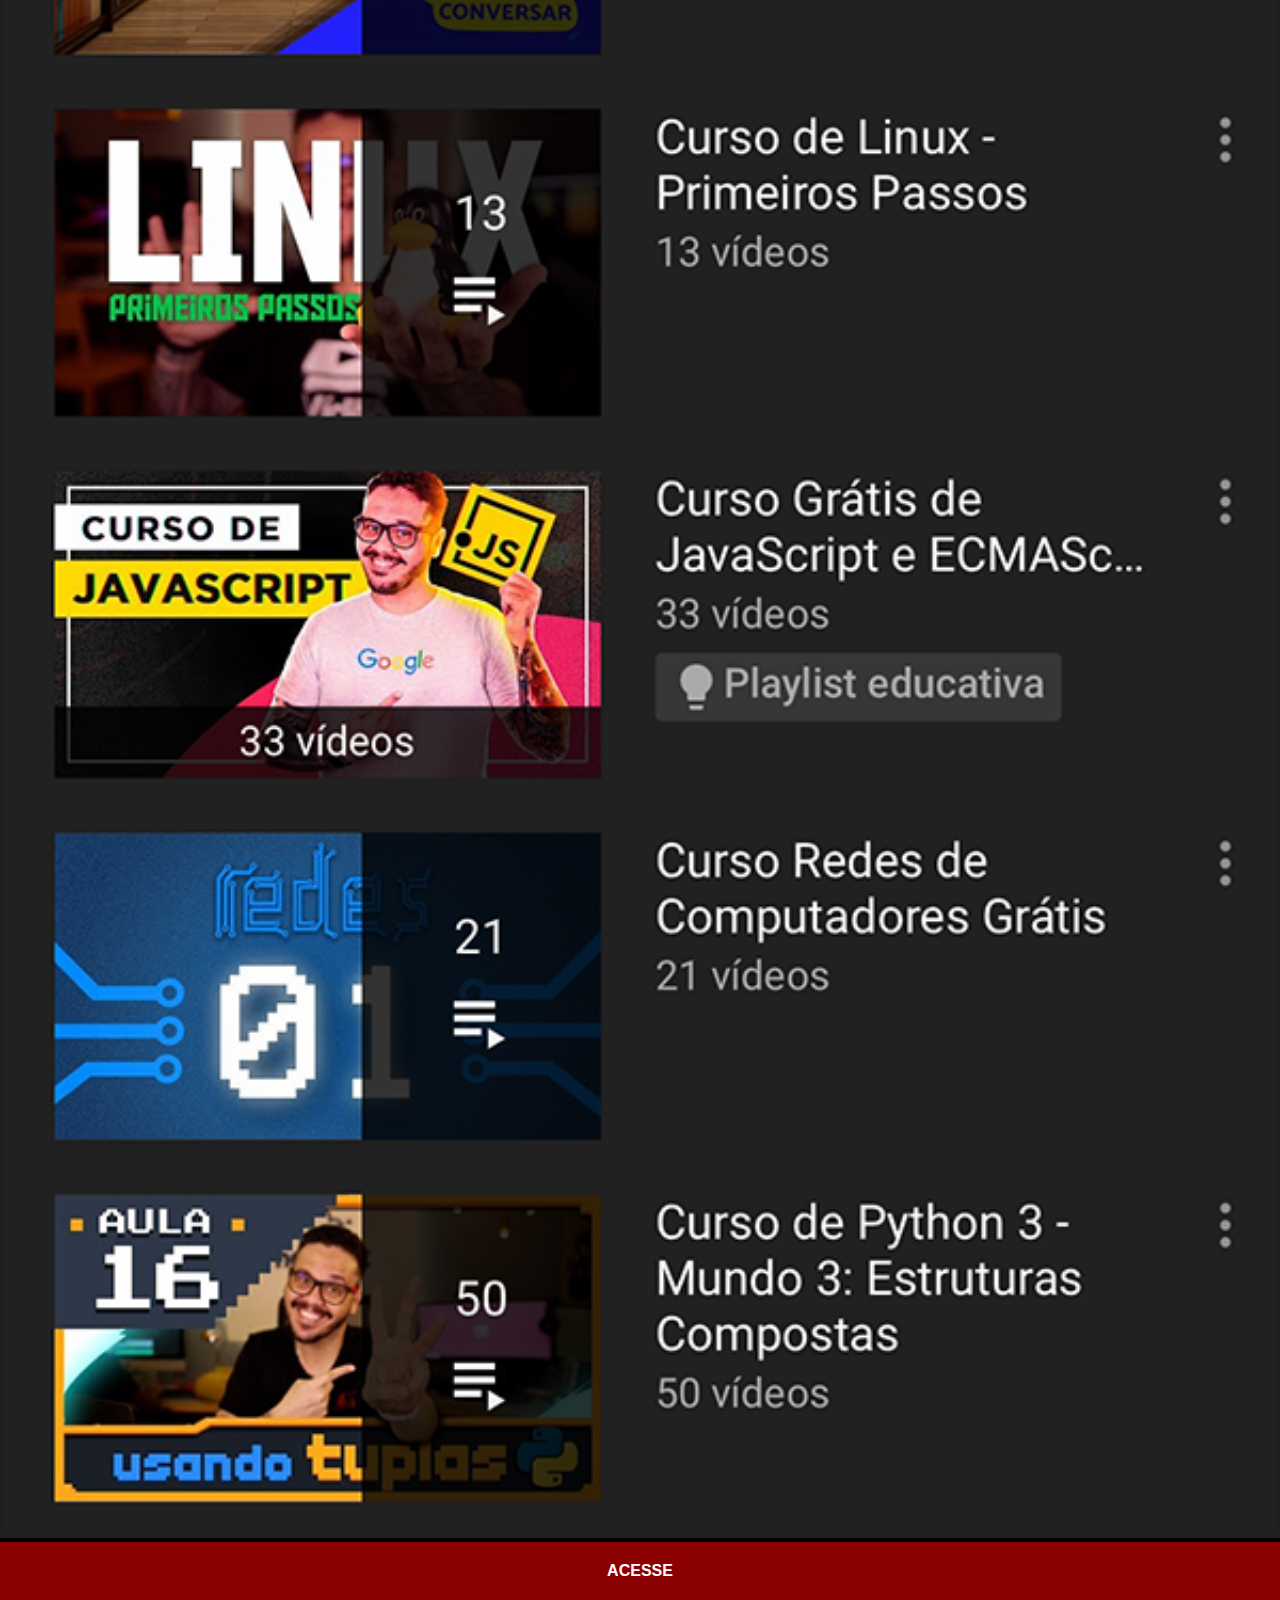
<file: youtube.html>
<!DOCTYPE html>
<html lang="pt-br">
<head>
    <meta charset="UTF-8">
    <meta http-equiv="X-UA-Compatible" content="IE=edge">
    <meta name="viewport" content="width=device-width, initial-scale=1.0">
    <title>YouTube</title>
    <link rel="stylesheet" href="css/social.css">
</head>
<body>
    <img src="imagens/tela-youtube.png" alt="YouTube">
    <a href="https://www.youtube.com/c/CursoemV%C3%ADdeo/playlists" target="_blank">ACESSE</a>
</body>
</html>
</file>
<file: css/style.css>
@charset "UTF-8";

* {
    margin: 0px;
    padding: 0px;
    font-family: Arial, Helvetica, sans-serif;
}

html, body {
    height: 100vh;
    width: 100vw;
}

body {
    background: black url('../imagens/fundo-madeira.jpg') no-repeat fixed top center;
    background-size: cover;
}

main {
    position: relative;
    height: 100vh;
}

#telefone {
    position: absolute;
    top: 50%;
    left: 50%;
    transform: translate(-50%,-50%);
    height: 627px;
    width: 311px;
    background: url('../imagens/frame-iphone.png');
}

#tela {
    position: relative;
    top: 80px;
    left: 22px;
    height: 471px;
    width: 268px;
}
</file>
<file: css/social.css>
@charset "utf-8";

* {
    margin: 0px;
    padding: 0px;
    font-family: Arial, Helvetica, sans-serif;
    background-color: black;
}

::-webkit-scrollbar {
    width: 0px;
    height: 0px;
}

img {
    width: 100vw;
}

a {
    display: block;
    background-color: darkred;
    color: white;
    padding: 20px;
    text-align: center;
    font-weight: bolder;
    text-decoration: none;
}

a:hover {
    background-color: red;
}
</file>
